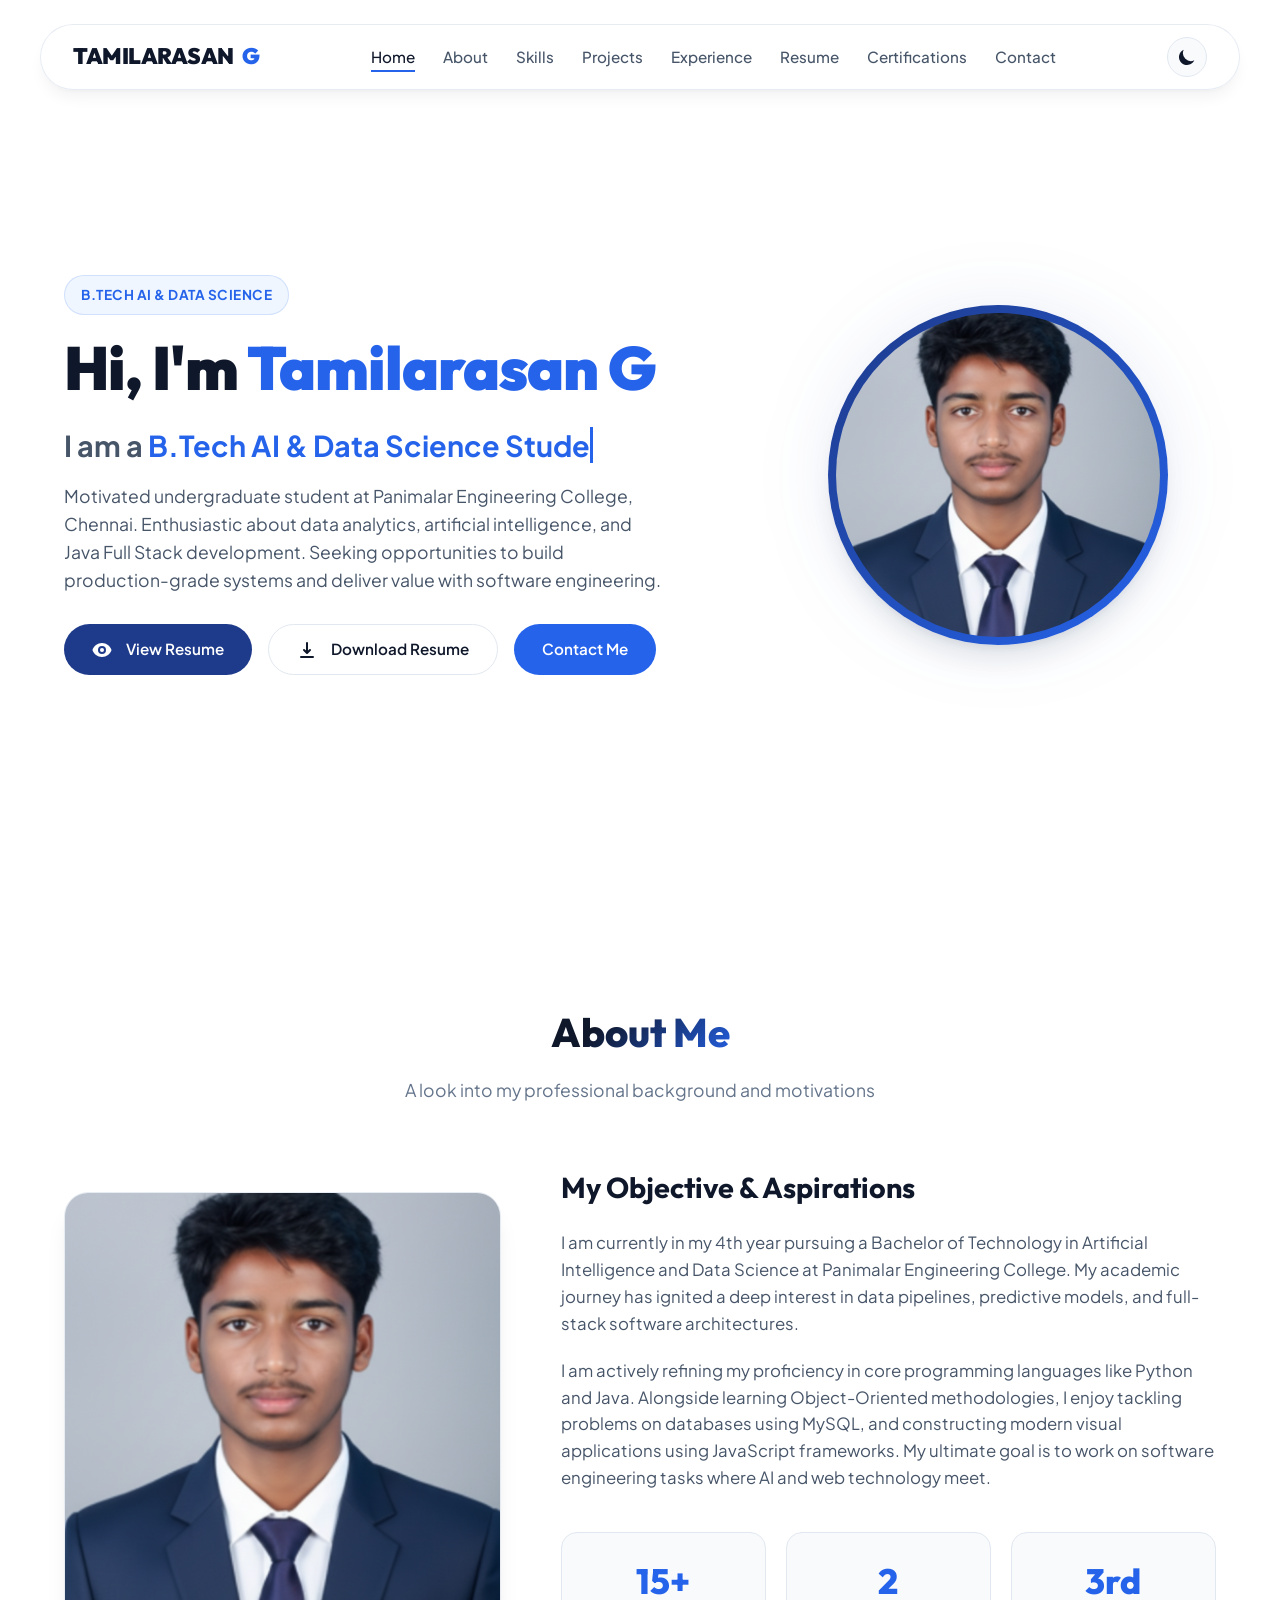
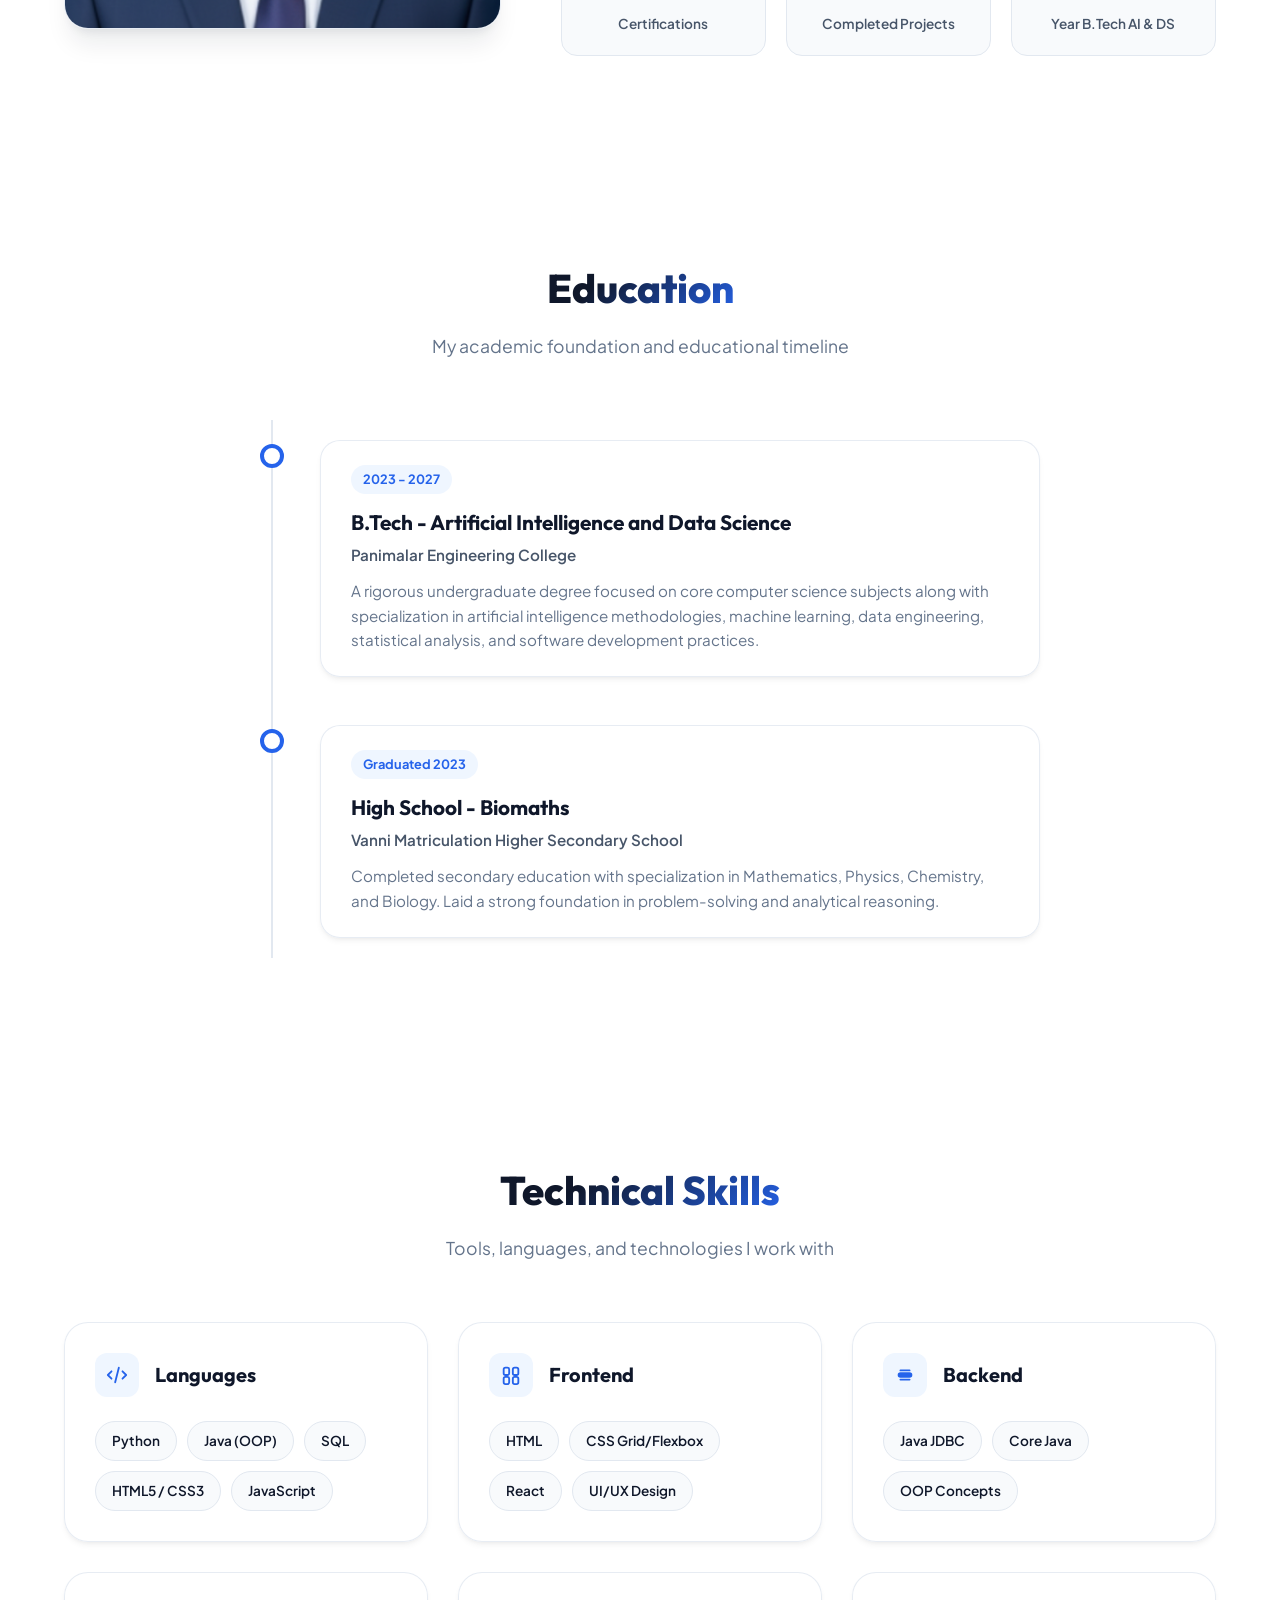
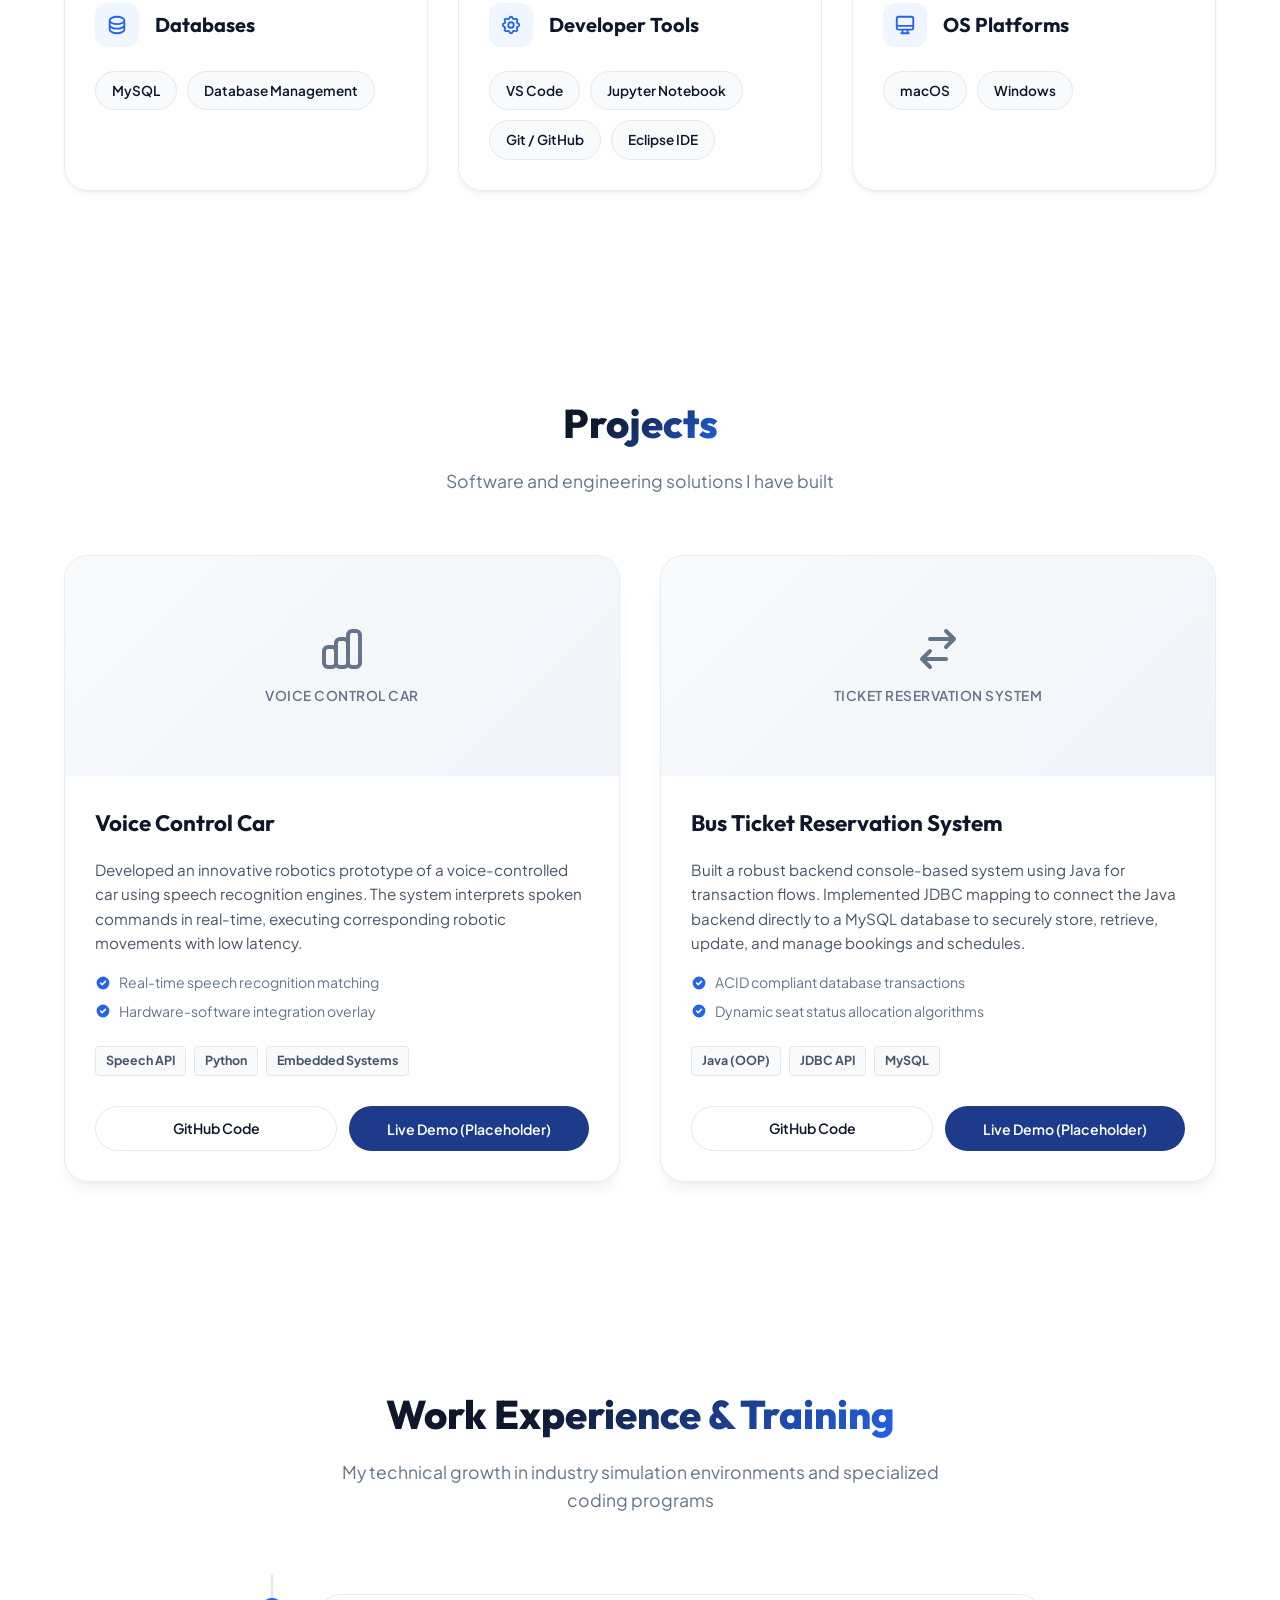
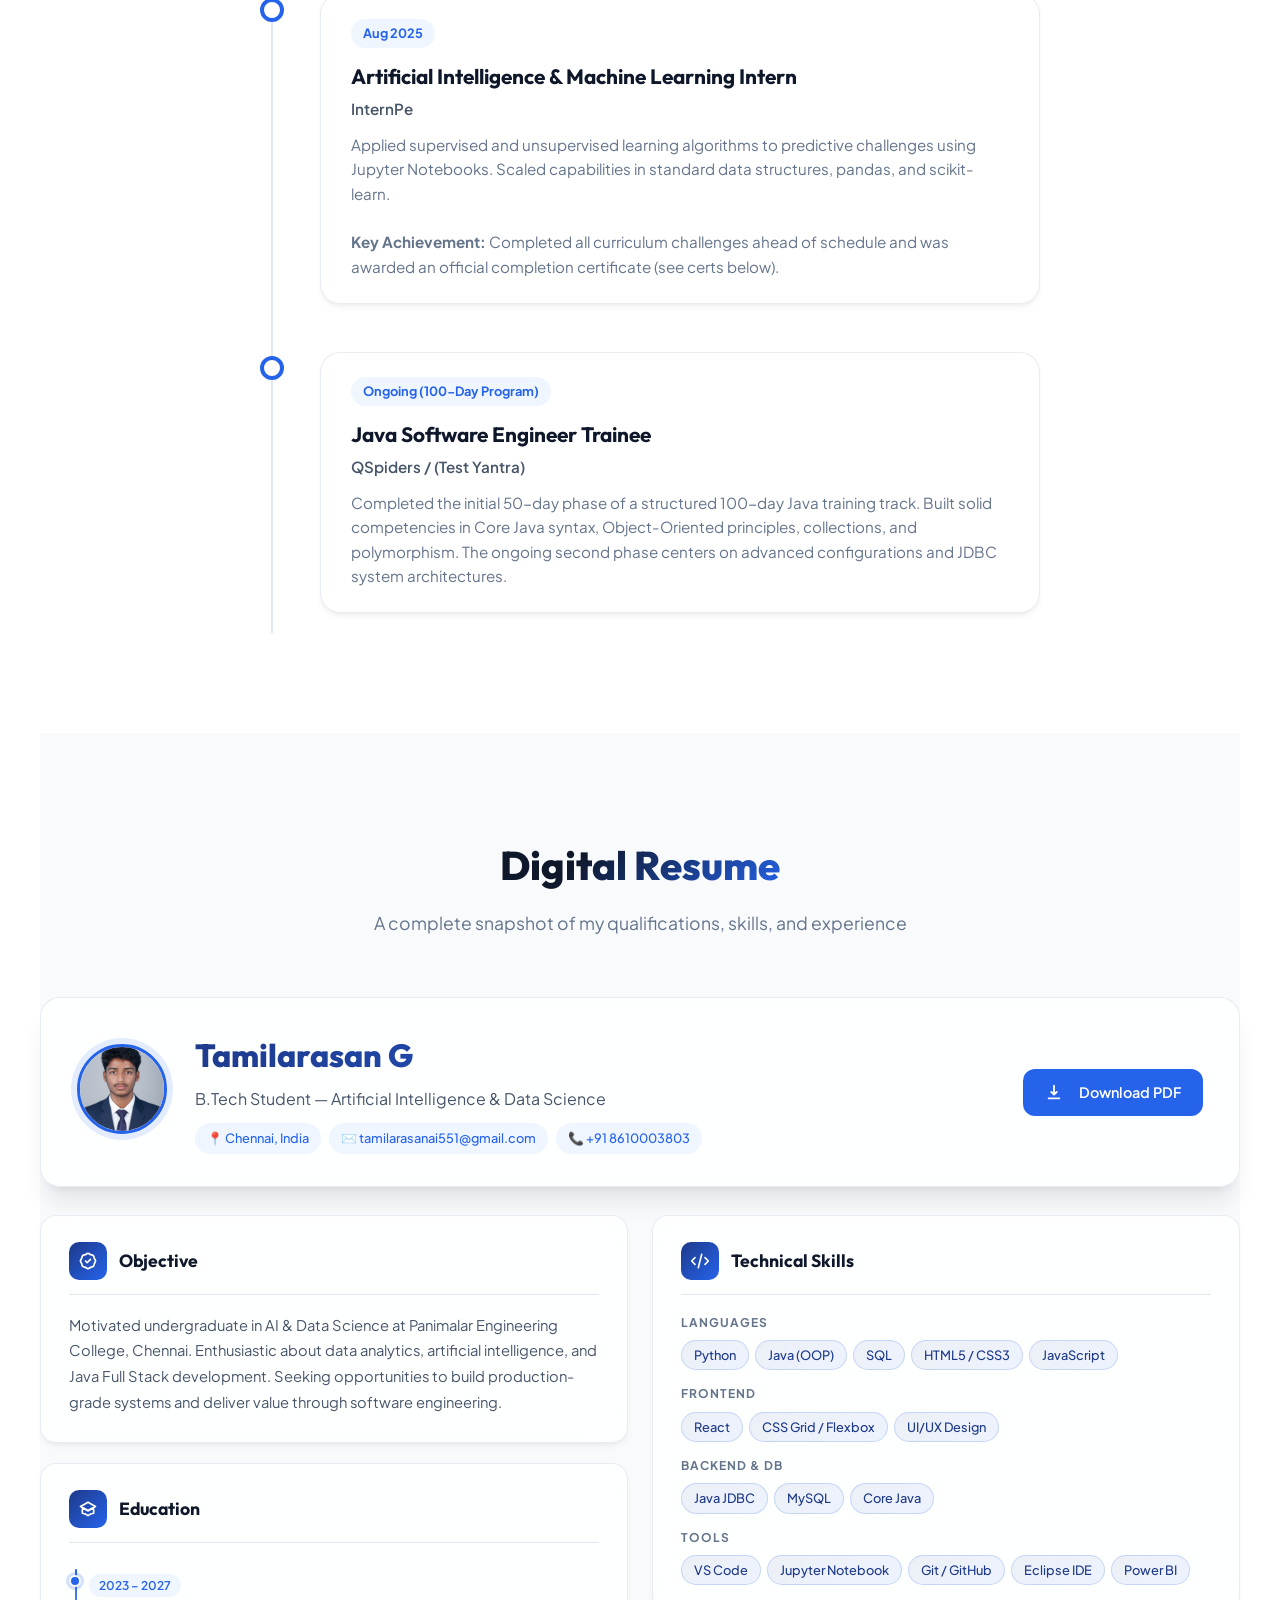
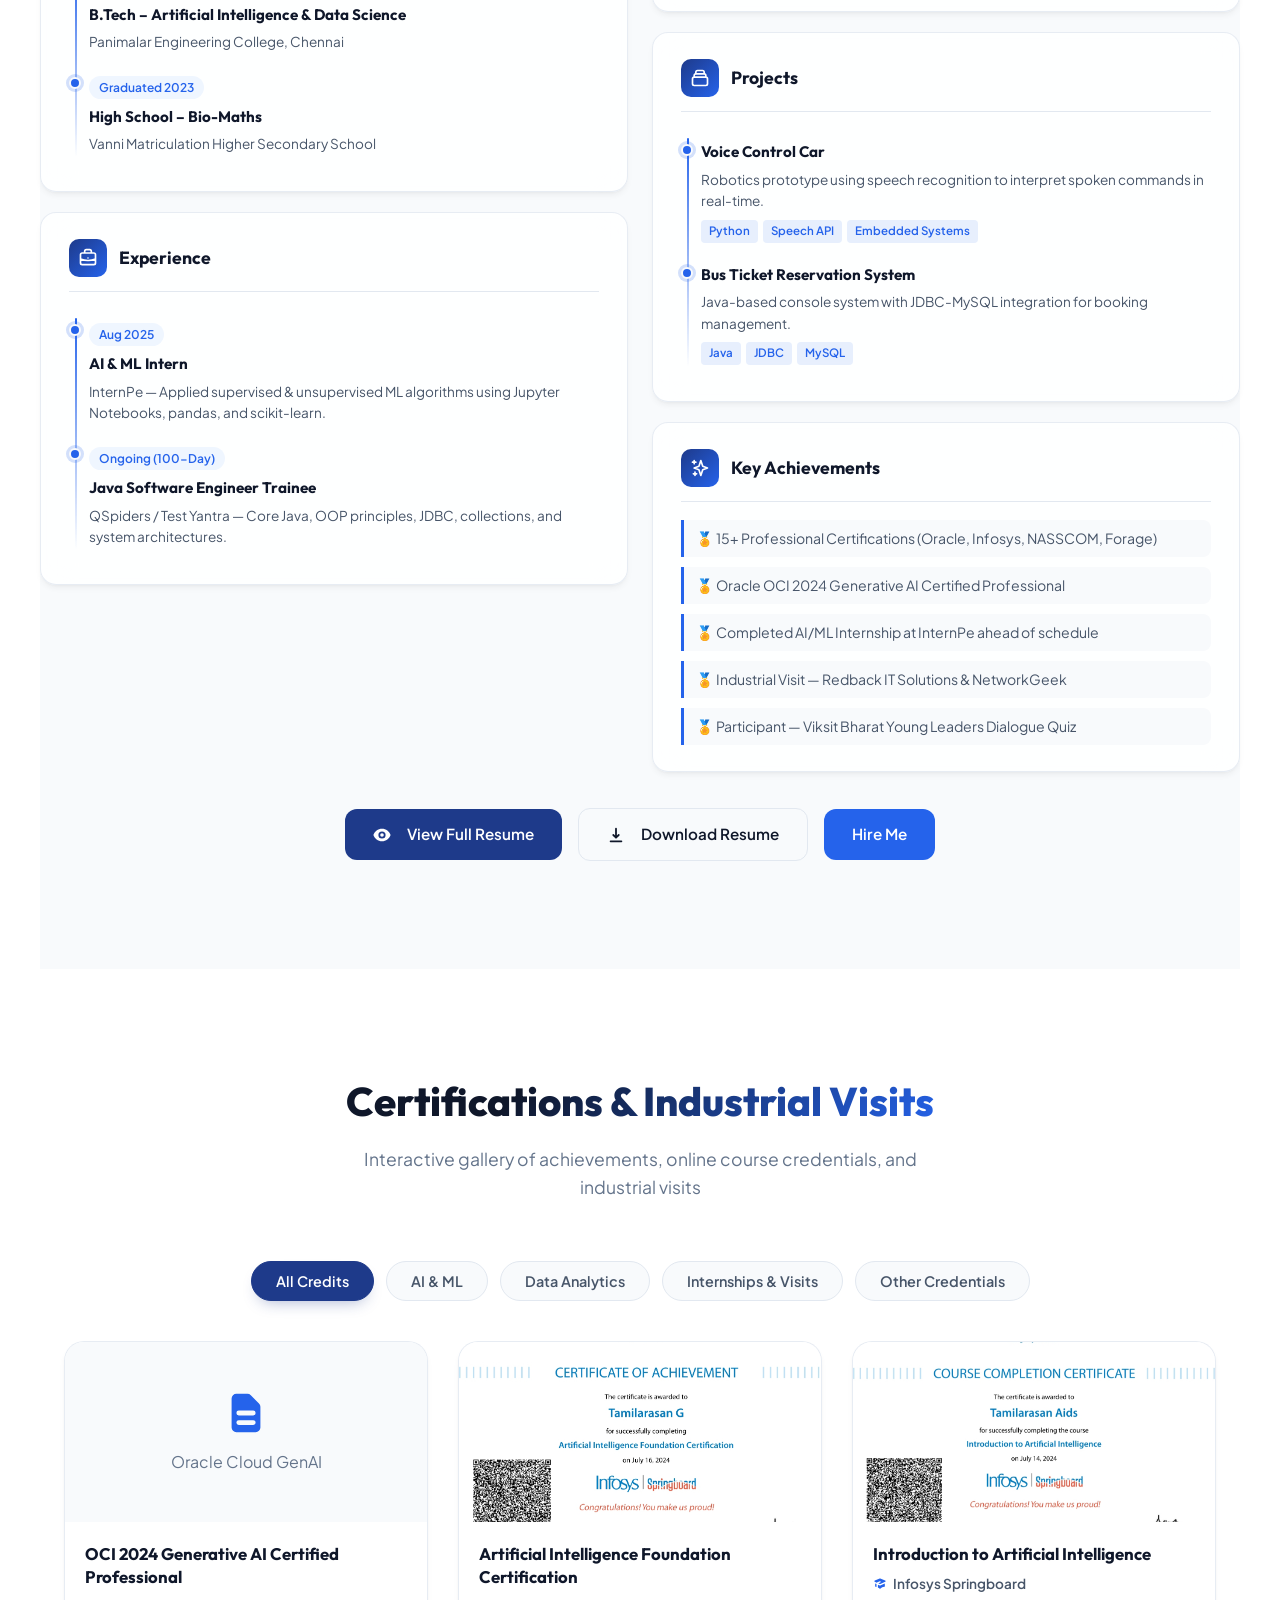
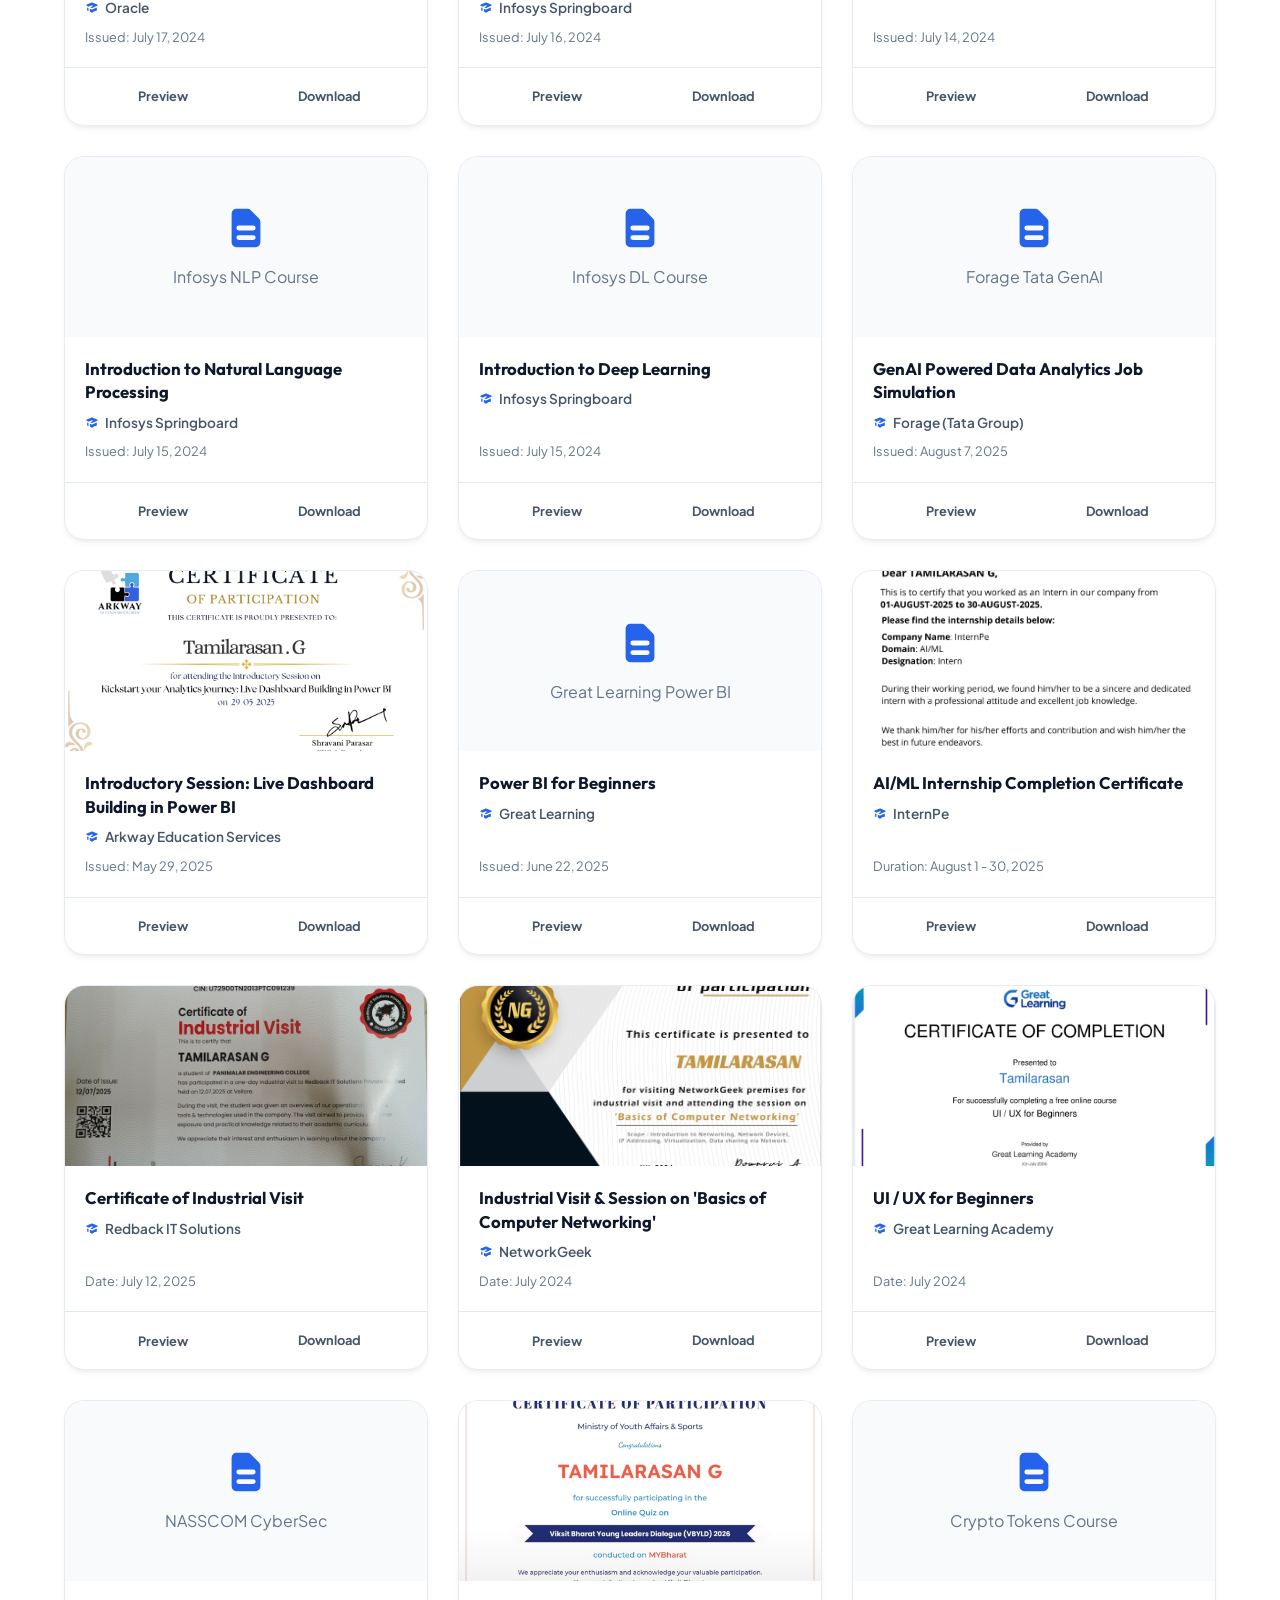
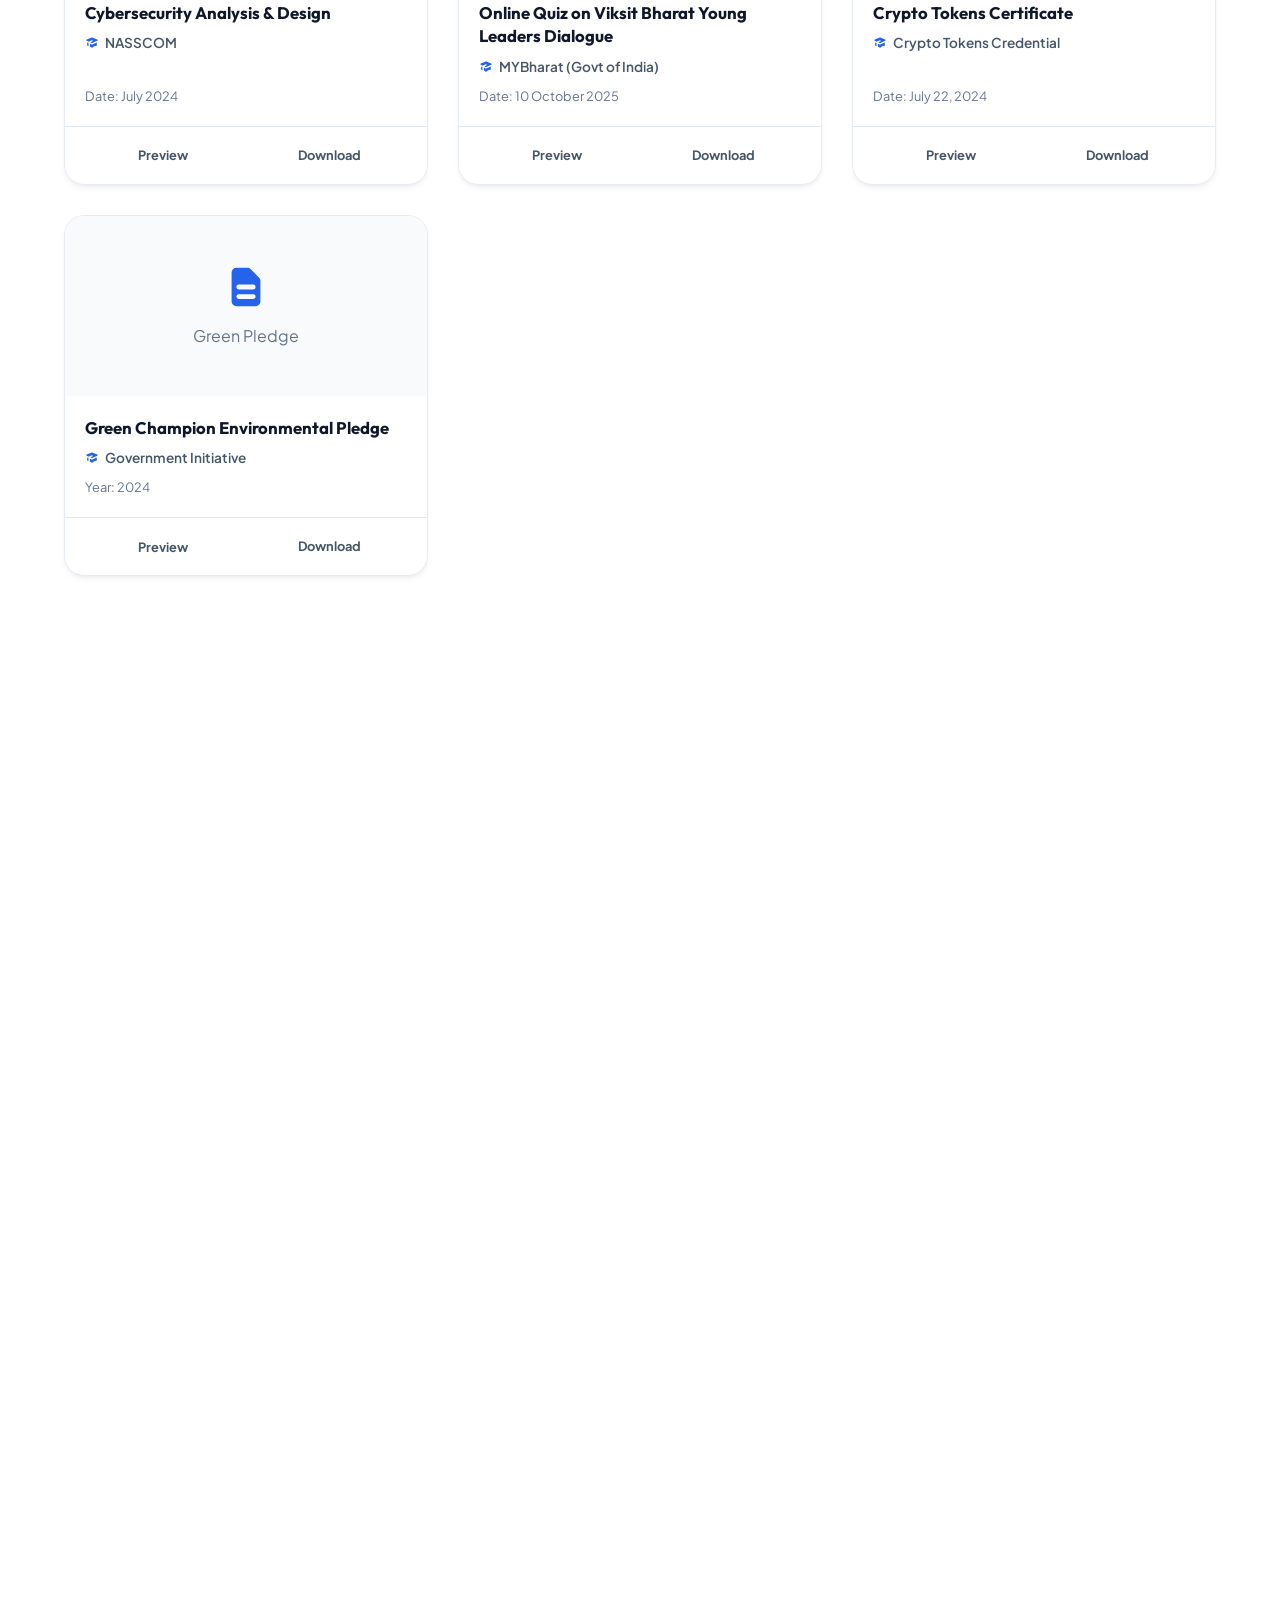
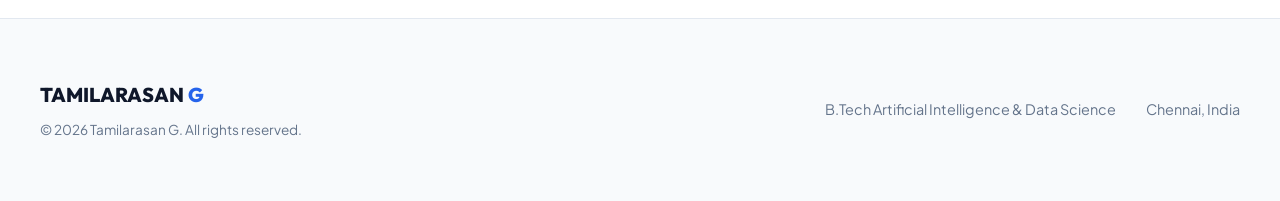
<file: index.html>
<!DOCTYPE html>
<html lang="en" data-theme="light">
<head>
    <meta charset="UTF-8">
    <meta name="viewport" content="width=device-width, initial-scale=1.0">
    <title>Tamilarasan G | Portfolio - B.Tech AI & Data Science</title>
    
    <!-- SEO Optimization Meta Tags -->
    <meta name="description" content="Official portfolio of Tamilarasan G, B.Tech student in Artificial Intelligence and Data Science at Panimalar Engineering College. Skilled in Java Full Stack, AI/ML, and Data Analytics.">
    <meta name="keywords" content="Tamilarasan G, Tamilarasan, Portfolio, AI & DS, Panimalar Engineering College, Java Full Stack, Machine Learning, Data Analytics, Python, MySQL">
    
    <!-- Open Graph Metadata for Social Sharing -->
    <meta property="og:title" content="Tamilarasan G | Portfolio">
    <meta property="og:description" content="Recruiter-friendly professional portfolio highlighting technical skills, projects, and certifications in AI, Data Science, and Java Full Stack.">
    <meta property="og:image" content="image.png">
    <meta property="og:type" content="website">
    
    <!-- Theme Color styling for browser tabs -->
    <meta name="theme-color" content="#1e3a8a">
    
    <!-- Stylesheet -->
    <link rel="stylesheet" href="index.css">
</head>
<body>

    <!-- Scroll Progress Bar -->
    <div class="scroll-progress-container">
        <div class="scroll-progress-bar" id="scroll-progress"></div>
    </div>

    <!-- Preloader -->
    <div class="preloader" id="preloader">
        <div class="spinner"></div>
        <h2>Loading Tamilarasan G's Portfolio...</h2>
    </div>

    <!-- Sticky Navigation Bar -->
    <header>
        <a href="#home" class="logo">TAMILARASAN <span>G</span></a>
        
        <nav>
            <ul class="nav-links" id="nav-links">
                <li><a href="#home" class="active">Home</a></li>
                <li><a href="#about">About</a></li>
                <li><a href="#skills">Skills</a></li>
                <li><a href="#projects">Projects</a></li>
                <li><a href="#experience">Experience</a></li>
                <li><a href="#resume">Resume</a></li>
                <li><a href="#certifications">Certifications</a></li>
                <li><a href="#contact">Contact</a></li>
            </ul>
        </nav>
        
        <div class="header-actions">
            <!-- Theme Toggle Button -->
            <button class="theme-toggle" id="theme-toggle" aria-label="Toggle dark mode">
                <!-- Moon SVG for light theme (displays when in light theme) -->
                <svg class="moon-icon" fill="currentColor" viewBox="0 0 20 20" xmlns="http://www.w3.org/2000/svg">
                    <path d="M17.293 13.293A8 8 0 016.707 2.707a8.001 8.001 0 1010.586 10.586z"></path>
                </svg>
                <!-- Sun SVG for dark theme (displays when in dark theme) -->
                <svg class="sun-icon" fill="currentColor" viewBox="0 0 20 20" xmlns="http://www.w3.org/2000/svg">
                    <path fill-rule="evenodd" d="M10 2a1 1 0 011 1v1a1 1 0 11-2 0V3a1 1 0 011-1zm4 8a4 4 0 11-8 0 4 4 0 018 0zm-.464 4.95l.707.707a1 1 0 001.414-1.414l-.707-.707a1 1 0 00-1.414 1.414zm2.12-10.607a1 1 0 010 1.414l-.706.707a1 1 0 11-1.414-1.414l.707-.707a1 1 0 011.414 0zM17 11a1 1 0 100-2h-1a1 1 0 100 2h1zm-7 4a1 1 0 011 1v1a1 1 0 11-2 0v-1a1 1 0 011-1zM5.05 6.464A1 1 0 106.465 5.05l-.708-.707a1 1 0 00-1.414 1.414l.707.707zm1.414 8.486l-.707.707a1 1 0 01-1.414-1.414l.707-.707a1 1 0 011.414 1.414zM4 11a1 1 0 100-2H3a1 1 0 100 2h1z" clip-rule="evenodd"></path>
                </svg>
            </button>
            
            <!-- Mobile Menu Burger Button -->
            <button class="menu-btn" id="menu-btn" aria-label="Toggle navigation menu">
                <svg fill="currentColor" viewBox="0 0 20 20" xmlns="http://www.w3.org/2000/svg">
                    <path fill-rule="evenodd" d="M3 5a1 1 0 011-1h12a1 1 0 110 2H4a1 1 0 01-1-1zM3 10a1 1 0 011-1h12a1 1 0 110 2H4a1 1 0 01-1-1zM3 15a1 1 0 011-1h12a1 1 0 110 2H4a1 1 0 01-1-1z" clip-rule="evenodd"></path>
                </svg>
            </button>
        </div>
    </header>

    <!-- Hero Section -->
    <section id="home" class="hero">
        <div class="hero-grid container">
            <div class="hero-content reveal">
                <div class="hero-badge">B.Tech AI & Data Science</div>
                <h1>Hi, I'm <span style="color: var(--accent);">Tamilarasan G</span></h1>
                <div class="typewriter-wrapper">
                    I am a <span class="typewriter-text" id="typewriter"></span>
                </div>
                <p class="hero-desc">
                    Motivated undergraduate student at Panimalar Engineering College, Chennai. Enthusiastic about data analytics, artificial intelligence, and Java Full Stack development. Seeking opportunities to build production-grade systems and deliver value with software engineering.
                </p>
                <div class="hero-actions">
                    <a href="Tamilarasan.pdf" target="_blank" class="btn btn-primary">
                        <svg width="20" height="20" fill="currentColor" viewBox="0 0 20 20" style="margin-right:4px;"><path d="M10 12a2 2 0 100-4 2 2 0 000 4z"/><path fill-rule="evenodd" d="M.458 10C1.732 5.943 5.522 3 10 3s8.268 2.943 9.542 7c-1.274 4.057-5.064 7-9.542 7S1.732 14.057.458 10zM14 10a4 4 0 11-8 0 4 4 0 018 0z" clip-rule="evenodd"/></svg>
                        View Resume
                    </a>
                    <a href="Tamilarasan.pdf" download="Tamilarasan_G_Resume.pdf" class="btn btn-secondary">
                        <svg width="20" height="20" fill="currentColor" viewBox="0 0 20 20" style="margin-right:4px;"><path fill-rule="evenodd" d="M3 17a1 1 0 011-1h12a1 1 0 110 2H4a1 1 0 01-1-1zm3.293-7.707a1 1 0 011.414 0L9 10.586V3a1 1 0 112 0v7.586l1.293-1.293a1 1 0 111.414 1.414l-3 3a1 1 0 01-1.414 0l-3-3a1 1 0 010-1.414z" clip-rule="evenodd"/></svg>
                        Download Resume
                    </a>
                    <a href="#contact" class="btn btn-accent">Contact Me</a>
                </div>
            </div>
            
            <div class="hero-image-container reveal">
                <div class="image-glow"></div>
                <div class="hero-image-wrapper">
                    <img src="image.png" alt="Tamilarasan G" class="profile-img">
                </div>
            </div>
        </div>
    </section>

    <!-- About Me Section -->
    <section id="about">
        <div class="section-header reveal">
            <h2>About Me</h2>
            <p>A look into my professional background and motivations</p>
        </div>
        
        <div class="about-grid container">
            <div class="about-img-wrapper reveal">
                <img src="image.png" alt="Tamilarasan G Profile" class="about-img">
            </div>
            
            <div class="about-content reveal">
                <h3>My Objective & Aspirations</h3>
                <p>
                    I am currently in my 4th year pursuing a Bachelor of Technology in Artificial Intelligence and Data Science at Panimalar Engineering College. My academic journey has ignited a deep interest in data pipelines, predictive models, and full-stack software architectures.
                </p>
                <p>
                    I am actively refining my proficiency in core programming languages like Python and Java. Alongside learning Object-Oriented methodologies, I enjoy tackling problems on databases using MySQL, and constructing modern visual applications using JavaScript frameworks. My ultimate goal is to work on software engineering tasks where AI and web technology meet.
                </p>
                
                <div class="about-stats">
                    <div class="stat-card">
                        <div class="stat-num">15+</div>
                        <div class="stat-label">Certifications</div>
                    </div>
                    <div class="stat-card">
                        <div class="stat-num">2</div>
                        <div class="stat-label">Completed Projects</div>
                    </div>
                    <div class="stat-card">
                        <div class="stat-num">3rd</div>
                        <div class="stat-label">Year B.Tech AI & DS</div>
                    </div>
                </div>
            </div>
        </div>
    </section>

    <!-- Education Timeline Section -->
    <section id="education">
        <div class="section-header reveal">
            <h2>Education</h2>
            <p>My academic foundation and educational timeline</p>
        </div>
        
        <div class="timeline container reveal">
            <div class="timeline-item">
                <div class="timeline-dot"></div>
                <div class="timeline-content">
                    <span class="timeline-date">2023 - 2027</span>
                    <h3 class="timeline-title">B.Tech - Artificial Intelligence and Data Science</h3>
                    <h4 class="timeline-subtitle">Panimalar Engineering College</h4>
                    <p class="timeline-desc">
                        A rigorous undergraduate degree focused on core computer science subjects along with specialization in artificial intelligence methodologies, machine learning, data engineering, statistical analysis, and software development practices.
                    </p>
                </div>
            </div>
            
            <div class="timeline-item">
                <div class="timeline-dot"></div>
                <div class="timeline-content">
                    <span class="timeline-date">Graduated 2023</span>
                    <h3 class="timeline-title">High School - Biomaths</h3>
                    <h4 class="timeline-subtitle">Vanni Matriculation Higher Secondary School</h4>
                    <p class="timeline-desc">
                        Completed secondary education with specialization in Mathematics, Physics, Chemistry, and Biology. Laid a strong foundation in problem-solving and analytical reasoning.
                    </p>
                </div>
            </div>
        </div>
    </section>

    <!-- Technical Skills Section -->
    <section id="skills">
        <div class="section-header reveal">
            <h2>Technical Skills</h2>
            <p>Tools, languages, and technologies I work with</p>
        </div>
        
        <div class="skills-grid container reveal">
            <!-- Programming Languages -->
            <div class="skill-category">
                <div class="skill-cat-header">
                    <div class="skill-cat-icon">
                        <svg fill="none" stroke="currentColor" viewBox="0 0 24 24" xmlns="http://www.w3.org/2000/svg"><path stroke-linecap="round" stroke-linejoin="round" stroke-width="2" d="M10 20l4-16m4 4l4 4-4 4M6 16l-4-4 4-4"></path></svg>
                    </div>
                    <h3>Languages</h3>
                </div>
                <div class="skill-list">
                    <div class="skill-tag">Python</div>
                    <div class="skill-tag">Java (OOP)</div>
                    <div class="skill-tag">SQL</div>
                    <div class="skill-tag">HTML5 / CSS3</div>
                    <div class="skill-tag">JavaScript</div>
                </div>
            </div>

            <!-- Frontend Development -->
            <div class="skill-category">
                <div class="skill-cat-header">
                    <div class="skill-cat-icon">
                        <svg fill="none" stroke="currentColor" viewBox="0 0 24 24" xmlns="http://www.w3.org/2000/svg"><path stroke-linecap="round" stroke-linejoin="round" stroke-width="2" d="M4 6a2 2 0 012-2h2a2 2 0 012 2v4a2 2 0 01-2 2H6a2 2 0 01-2-2V6zM14 6a2 2 0 012-2h2a2 2 0 012 2v4a2 2 0 01-2 2h-2a2 2 0 01-2-2V6zM4 16a2 2 0 012-2h2a2 2 0 012 2v4a2 2 0 01-2 2H6a2 2 0 01-2-2v-4zM14 16a2 2 0 012-2h2a2 2 0 012 2v4a2 2 0 01-2 2h-2a2 2 0 01-2-2v-4z"></path></svg>
                    </div>
                    <h3>Frontend</h3>
                </div>
                <div class="skill-list">
                    <div class="skill-tag">HTML</div>
                    <div class="skill-tag">CSS Grid/Flexbox</div>
                    <div class="skill-tag">React</div>
                    <div class="skill-tag">UI/UX Design</div>
                </div>
            </div>

            <!-- Backend Development -->
            <div class="skill-category">
                <div class="skill-cat-header">
                    <div class="skill-cat-icon">
                        <svg fill="none" stroke="currentColor" viewBox="0 0 24 24" xmlns="http://www.w3.org/2000/svg"><path stroke-linecap="round" stroke-linejoin="round" stroke-width="2" d="M5 12h14M5 12a2 2 0 012-2h10a2 2 0 012 2m-14 0a2 2 0 002 2h10a2 2 0 002-2M7 7h10M7 17h10"></path></svg>
                    </div>
                    <h3>Backend</h3>
                </div>
                <div class="skill-list">
                    <div class="skill-tag">Java JDBC</div>
                    <div class="skill-tag">Core Java</div>
                    <div class="skill-tag">OOP Concepts</div>
                </div>
            </div>

            <!-- Databases -->
            <div class="skill-category">
                <div class="skill-cat-header">
                    <div class="skill-cat-icon">
                        <svg fill="none" stroke="currentColor" viewBox="0 0 24 24" xmlns="http://www.w3.org/2000/svg"><path stroke-linecap="round" stroke-linejoin="round" stroke-width="2" d="M4 7v10c0 2.21 3.58 4 8 4s8-1.79 8-4V7M4 7c0 2.21 3.58 4 8 4s8-1.79 8-4M4 7c0-2.21 3.58-4 8-4s8 1.79 8 4m0 5c0 2.21-3.58 4-8 4s-8-1.79-8-4"></path></svg>
                    </div>
                    <h3>Databases</h3>
                </div>
                <div class="skill-list">
                    <div class="skill-tag">MySQL</div>
                    <div class="skill-tag">Database Management</div>
                </div>
            </div>

            <!-- Tools & Developer Platforms -->
            <div class="skill-category">
                <div class="skill-cat-header">
                    <div class="skill-cat-icon">
                        <svg fill="none" stroke="currentColor" viewBox="0 0 24 24" xmlns="http://www.w3.org/2000/svg"><path stroke-linecap="round" stroke-linejoin="round" stroke-width="2" d="M10.325 4.317c.426-1.756 2.924-1.756 3.35 0a1.724 1.724 0 002.573 1.066c1.543-.94 3.31.826 2.37 2.37a1.724 1.724 0 001.065 2.572c1.756.426 1.756 2.924 0 3.35a1.724 1.724 0 00-1.066 2.573c.94 1.543-.826 3.31-2.37 2.37a1.724 1.724 0 00-2.572 1.065c-.426 1.756-2.924 1.756-3.35 0a1.724 1.724 0 00-2.573-1.066c-1.543.94-3.31-.826-2.37-2.37a1.724 1.724 0 00-1.065-2.572c-1.756-.426-1.756-2.924 0-3.35a1.724 1.724 0 001.066-2.573c-.94-1.543.826-3.31 2.37-2.37.996.608 2.296.07 2.572-1.065z"></path><path stroke-linecap="round" stroke-linejoin="round" stroke-width="2" d="M15 12a3 3 0 11-6 0 3 3 0 016 0z"></path></svg>
                    </div>
                    <h3>Developer Tools</h3>
                </div>
                <div class="skill-list">
                    <div class="skill-tag">VS Code</div>
                    <div class="skill-tag">Jupyter Notebook</div>
                    <div class="skill-tag">Git / GitHub</div>
                    <div class="skill-tag">Eclipse IDE</div>
                </div>
            </div>

            <!-- Operating Systems -->
            <div class="skill-category">
                <div class="skill-cat-header">
                    <div class="skill-cat-icon">
                        <svg fill="none" stroke="currentColor" viewBox="0 0 24 24" xmlns="http://www.w3.org/2000/svg"><path stroke-linecap="round" stroke-linejoin="round" stroke-width="2" d="M9.75 17L9 20l-1 1h8l-1-1-.75-3M3 13h18M5 17h14a2 2 0 002-2V5a2 2 0 00-2-2H5a2 2 0 00-2 2v10a2 2 0 002 2z"></path></svg>
                    </div>
                    <h3>OS Platforms</h3>
                </div>
                <div class="skill-list">
                    <div class="skill-tag">macOS</div>
                    <div class="skill-tag">Windows</div>
                </div>
            </div>
        </div>
    </section>

    <!-- Projects Section -->
    <section id="projects">
        <div class="section-header reveal">
            <h2>Projects</h2>
            <p>Software and engineering solutions I have built</p>
        </div>
        
        <div class="projects-grid container reveal">
            <!-- Project 1: Voice Control Car -->
            <div class="project-card">
                <div class="project-img-wrapper">
                    <div class="project-img-placeholder">
                        <svg fill="none" stroke="currentColor" viewBox="0 0 24 24" xmlns="http://www.w3.org/2000/svg"><path stroke-linecap="round" stroke-linejoin="round" stroke-width="2" d="M9 19v-6a2 2 0 00-2-2H5a2 2 0 00-2 2v6a2 2 0 002 2h2a2 2 0 002-2zm0 0V9a2 2 0 012-2h2a2 2 0 012 2v10m-6 0a2 2 0 002 2h2a2 2 0 002-2m0 0V5a2 2 0 012-2h2a2 2 0 012 2v14a2 2 0 01-2 2h-2a2 2 0 01-2-2z"></path></svg>
                        <span>Voice Control Car</span>
                    </div>
                </div>
                <div class="project-body">
                    <h3 class="project-title">Voice Control Car</h3>
                    <p class="project-desc">
                        Developed an innovative robotics prototype of a voice-controlled car using speech recognition engines. The system interprets spoken commands in real-time, executing corresponding robotic movements with low latency.
                    </p>
                    <div class="project-features">
                        <div class="project-feature-item">
                            <svg fill="currentColor" viewBox="0 0 20 20" xmlns="http://www.w3.org/2000/svg"><path fill-rule="evenodd" d="M10 18a8 8 0 100-16 8 8 0 000 16zm3.707-9.293a1 1 0 00-1.414-1.414L9 10.586 7.707 9.293a1 1 0 00-1.414 1.414l2 2a1 1 0 001.414 0l4-4z" clip-rule="evenodd"></path></svg>
                            Real-time speech recognition matching
                        </div>
                        <div class="project-feature-item">
                            <svg fill="currentColor" viewBox="0 0 20 20" xmlns="http://www.w3.org/2000/svg"><path fill-rule="evenodd" d="M10 18a8 8 0 100-16 8 8 0 000 16zm3.707-9.293a1 1 0 00-1.414-1.414L9 10.586 7.707 9.293a1 1 0 00-1.414 1.414l2 2a1 1 0 001.414 0l4-4z" clip-rule="evenodd"></path></svg>
                            Hardware-software integration overlay
                        </div>
                    </div>
                    <div class="project-tech">
                        <span class="project-tech-badge">Speech API</span>
                        <span class="project-tech-badge">Python</span>
                        <span class="project-tech-badge">Embedded Systems</span>
                    </div>
                </div>
                <div class="project-actions">
                    <a href="https://github.com" target="_blank" class="btn btn-secondary">GitHub Code</a>
                    <button class="btn btn-primary" disabled>Live Demo (Placeholder)</button>
                </div>
            </div>

            <!-- Project 2: Bus Ticket Reservation System -->
            <div class="project-card">
                <div class="project-img-wrapper">
                    <div class="project-img-placeholder">
                        <svg fill="none" stroke="currentColor" viewBox="0 0 24 24" xmlns="http://www.w3.org/2000/svg"><path stroke-linecap="round" stroke-linejoin="round" stroke-width="2" d="M8 7h12m0 0l-4-4m4 4l-4 4m0 6H4m0 0l4 4m-4-4l4-4"></path></svg>
                        <span>Ticket Reservation System</span>
                    </div>
                </div>
                <div class="project-body">
                    <h3 class="project-title">Bus Ticket Reservation System</h3>
                    <p class="project-desc">
                        Built a robust backend console-based system using Java for transaction flows. Implemented JDBC mapping to connect the Java backend directly to a MySQL database to securely store, retrieve, update, and manage bookings and schedules.
                    </p>
                    <div class="project-features">
                        <div class="project-feature-item">
                            <svg fill="currentColor" viewBox="0 0 20 20" xmlns="http://www.w3.org/2000/svg"><path fill-rule="evenodd" d="M10 18a8 8 0 100-16 8 8 0 000 16zm3.707-9.293a1 1 0 00-1.414-1.414L9 10.586 7.707 9.293a1 1 0 00-1.414 1.414l2 2a1 1 0 001.414 0l4-4z" clip-rule="evenodd"></path></svg>
                            ACID compliant database transactions
                        </div>
                        <div class="project-feature-item">
                            <svg fill="currentColor" viewBox="0 0 20 20" xmlns="http://www.w3.org/2000/svg"><path fill-rule="evenodd" d="M10 18a8 8 0 100-16 8 8 0 000 16zm3.707-9.293a1 1 0 00-1.414-1.414L9 10.586 7.707 9.293a1 1 0 00-1.414 1.414l2 2a1 1 0 001.414 0l4-4z" clip-rule="evenodd"></path></svg>
                            Dynamic seat status allocation algorithms
                        </div>
                    </div>
                    <div class="project-tech">
                        <span class="project-tech-badge">Java (OOP)</span>
                        <span class="project-tech-badge">JDBC API</span>
                        <span class="project-tech-badge">MySQL</span>
                    </div>
                </div>
                <div class="project-actions">
                    <a href="https://github.com" target="_blank" class="btn btn-secondary">GitHub Code</a>
                    <button class="btn btn-primary" disabled>Live Demo (Placeholder)</button>
                </div>
            </div>
        </div>
    </section>

    <!-- Experience Section -->
    <section id="experience">
        <div class="section-header reveal">
            <h2>Work Experience & Training</h2>
            <p>My technical growth in industry simulation environments and specialized coding programs</p>
        </div>
        
        <div class="timeline container reveal">
            <!-- InternPe AI/ML Internship -->
            <div class="timeline-item">
                <div class="timeline-dot"></div>
                <div class="timeline-content">
                    <span class="timeline-date">Aug 2025</span>
                    <h3 class="timeline-title">Artificial Intelligence & Machine Learning Intern</h3>
                    <h4 class="timeline-subtitle">InternPe</h4>
                    <p class="timeline-desc">
                        Applied supervised and unsupervised learning algorithms to predictive challenges using Jupyter Notebooks. Scaled capabilities in standard data structures, pandas, and scikit-learn.
                        <br><br>
                        <strong>Key Achievement:</strong> Completed all curriculum challenges ahead of schedule and was awarded an official completion certificate (see certs below).
                    </p>
                </div>
            </div>
            
            <!-- QSpiders Training -->
            <div class="timeline-item">
                <div class="timeline-dot"></div>
                <div class="timeline-content">
                    <span class="timeline-date">Ongoing (100-Day Program)</span>
                    <h3 class="timeline-title">Java Software Engineer Trainee</h3>
                    <h4 class="timeline-subtitle">QSpiders / (Test Yantra)</h4>
                    <p class="timeline-desc">
                        Completed the initial 50-day phase of a structured 100-day Java training track. Built solid competencies in Core Java syntax, Object-Oriented principles, collections, and polymorphism. The ongoing second phase centers on advanced configurations and JDBC system architectures.
                    </p>
                </div>
            </div>
        </div>
    </section>

    <!-- Digital Resume Section -->
    <section id="resume" class="digital-resume-section">
        <div class="section-header reveal">
            <h2>Digital Resume</h2>
            <p>A complete snapshot of my qualifications, skills, and experience</p>
        </div>

        <div class="resume-wrapper container reveal">

            <!-- Resume Header Card -->
            <div class="resume-header-card">
                <div class="resume-avatar">
                    <img src="image.png" alt="Tamilarasan G" class="resume-avatar-img">
                </div>
                <div class="resume-header-info">
                    <h2 class="resume-name">Tamilarasan G</h2>
                    <p class="resume-title">B.Tech Student &mdash; Artificial Intelligence &amp; Data Science</p>
                    <div class="resume-meta-tags">
                        <span class="resume-meta-tag">📍 Chennai, India</span>
                        <span class="resume-meta-tag">✉️ tamilarasanai551@gmail.com</span>
                        <span class="resume-meta-tag">📞 +91 8610003803</span>
                    </div>
                </div>
                <a href="Tamilarasan.pdf" download="Tamilarasan_G_Resume.pdf" class="btn btn-accent resume-dl-btn">
                    <svg width="18" height="18" fill="currentColor" viewBox="0 0 20 20" style="margin-right:6px;"><path fill-rule="evenodd" d="M3 17a1 1 0 011-1h12a1 1 0 110 2H4a1 1 0 01-1-1zm3.293-7.707a1 1 0 011.414 0L9 10.586V3a1 1 0 112 0v7.586l1.293-1.293a1 1 0 111.414 1.414l-3 3a1 1 0 01-1.414 0l-3-3a1 1 0 010-1.414z" clip-rule="evenodd"/></svg>
                    Download PDF
                </a>
            </div>

            <!-- Resume Body Grid -->
            <div class="resume-body-grid">

                <!-- Left Column -->
                <div class="resume-col">

                    <!-- Objective -->
                    <div class="resume-card">
                        <div class="resume-card-header">
                            <div class="resume-card-icon">
                                <svg fill="none" stroke="currentColor" viewBox="0 0 24 24"><path stroke-linecap="round" stroke-linejoin="round" stroke-width="2" d="M9 12l2 2 4-4M7.835 4.697a3.42 3.42 0 001.946-.806 3.42 3.42 0 014.438 0 3.42 3.42 0 001.946.806 3.42 3.42 0 013.138 3.138 3.42 3.42 0 00.806 1.946 3.42 3.42 0 010 4.438 3.42 3.42 0 00-.806 1.946 3.42 3.42 0 01-3.138 3.138 3.42 3.42 0 00-1.946.806 3.42 3.42 0 01-4.438 0 3.42 3.42 0 00-1.946-.806 3.42 3.42 0 01-3.138-3.138 3.42 3.42 0 00-.806-1.946 3.42 3.42 0 010-4.438 3.42 3.42 0 00.806-1.946 3.42 3.42 0 013.138-3.138z"/></svg>
                            </div>
                            <h3>Objective</h3>
                        </div>
                        <p class="resume-card-text">Motivated undergraduate in AI &amp; Data Science at Panimalar Engineering College, Chennai. Enthusiastic about data analytics, artificial intelligence, and Java Full Stack development. Seeking opportunities to build production-grade systems and deliver value through software engineering.</p>
                    </div>

                    <!-- Education -->
                    <div class="resume-card">
                        <div class="resume-card-header">
                            <div class="resume-card-icon">
                                <svg fill="none" stroke="currentColor" viewBox="0 0 24 24"><path stroke-linecap="round" stroke-linejoin="round" stroke-width="2" d="M12 14l9-5-9-5-9 5 9 5z"/><path stroke-linecap="round" stroke-linejoin="round" stroke-width="2" d="M12 14l6.16-3.422a12.083 12.083 0 01.665 6.479A11.952 11.952 0 0012 20.055a11.952 11.952 0 00-6.824-2.998 12.078 12.078 0 01.665-6.479L12 14z"/></svg>
                            </div>
                            <h3>Education</h3>
                        </div>
                        <div class="resume-timeline">
                            <div class="resume-tl-item">
                                <div class="resume-tl-dot"></div>
                                <div class="resume-tl-body">
                                    <span class="resume-tl-date">2023 – 2027</span>
                                    <h4>B.Tech – Artificial Intelligence &amp; Data Science</h4>
                                    <p>Panimalar Engineering College, Chennai</p>
                                </div>
                            </div>
                            <div class="resume-tl-item">
                                <div class="resume-tl-dot"></div>
                                <div class="resume-tl-body">
                                    <span class="resume-tl-date">Graduated 2023</span>
                                    <h4>High School – Bio-Maths</h4>
                                    <p>Vanni Matriculation Higher Secondary School</p>
                                </div>
                            </div>
                        </div>
                    </div>

                    <!-- Experience -->
                    <div class="resume-card">
                        <div class="resume-card-header">
                            <div class="resume-card-icon">
                                <svg fill="none" stroke="currentColor" viewBox="0 0 24 24"><path stroke-linecap="round" stroke-linejoin="round" stroke-width="2" d="M21 13.255A23.931 23.931 0 0112 15c-3.183 0-6.22-.62-9-1.745M16 6V4a2 2 0 00-2-2h-4a2 2 0 00-2 2v2m4 6h.01M5 20h14a2 2 0 002-2V8a2 2 0 00-2-2H5a2 2 0 00-2 2v10a2 2 0 002 2z"/></svg>
                            </div>
                            <h3>Experience</h3>
                        </div>
                        <div class="resume-timeline">
                            <div class="resume-tl-item">
                                <div class="resume-tl-dot"></div>
                                <div class="resume-tl-body">
                                    <span class="resume-tl-date">Aug 2025</span>
                                    <h4>AI &amp; ML Intern</h4>
                                    <p>InternPe &mdash; Applied supervised &amp; unsupervised ML algorithms using Jupyter Notebooks, pandas, and scikit-learn.</p>
                                </div>
                            </div>
                            <div class="resume-tl-item">
                                <div class="resume-tl-dot"></div>
                                <div class="resume-tl-body">
                                    <span class="resume-tl-date">Ongoing (100-Day)</span>
                                    <h4>Java Software Engineer Trainee</h4>
                                    <p>QSpiders / Test Yantra &mdash; Core Java, OOP principles, JDBC, collections, and system architectures.</p>
                                </div>
                            </div>
                        </div>
                    </div>

                </div>

                <!-- Right Column -->
                <div class="resume-col">

                    <!-- Technical Skills -->
                    <div class="resume-card">
                        <div class="resume-card-header">
                            <div class="resume-card-icon">
                                <svg fill="none" stroke="currentColor" viewBox="0 0 24 24"><path stroke-linecap="round" stroke-linejoin="round" stroke-width="2" d="M10 20l4-16m4 4l4 4-4 4M6 16l-4-4 4-4"/></svg>
                            </div>
                            <h3>Technical Skills</h3>
                        </div>
                        <div class="resume-skills-group">
                            <div class="resume-skill-label">Languages</div>
                            <div class="resume-skill-tags">
                                <span class="resume-skill-pill">Python</span>
                                <span class="resume-skill-pill">Java (OOP)</span>
                                <span class="resume-skill-pill">SQL</span>
                                <span class="resume-skill-pill">HTML5 / CSS3</span>
                                <span class="resume-skill-pill">JavaScript</span>
                            </div>
                        </div>
                        <div class="resume-skills-group">
                            <div class="resume-skill-label">Frontend</div>
                            <div class="resume-skill-tags">
                                <span class="resume-skill-pill">React</span>
                                <span class="resume-skill-pill">CSS Grid / Flexbox</span>
                                <span class="resume-skill-pill">UI/UX Design</span>
                            </div>
                        </div>
                        <div class="resume-skills-group">
                            <div class="resume-skill-label">Backend &amp; DB</div>
                            <div class="resume-skill-tags">
                                <span class="resume-skill-pill">Java JDBC</span>
                                <span class="resume-skill-pill">MySQL</span>
                                <span class="resume-skill-pill">Core Java</span>
                            </div>
                        </div>
                        <div class="resume-skills-group">
                            <div class="resume-skill-label">Tools</div>
                            <div class="resume-skill-tags">
                                <span class="resume-skill-pill">VS Code</span>
                                <span class="resume-skill-pill">Jupyter Notebook</span>
                                <span class="resume-skill-pill">Git / GitHub</span>
                                <span class="resume-skill-pill">Eclipse IDE</span>
                                <span class="resume-skill-pill">Power BI</span>
                            </div>
                        </div>
                    </div>

                    <!-- Projects -->
                    <div class="resume-card">
                        <div class="resume-card-header">
                            <div class="resume-card-icon">
                                <svg fill="none" stroke="currentColor" viewBox="0 0 24 24"><path stroke-linecap="round" stroke-linejoin="round" stroke-width="2" d="M19 11H5m14 0a2 2 0 012 2v6a2 2 0 01-2 2H5a2 2 0 01-2-2v-6a2 2 0 012-2m14 0V9a2 2 0 00-2-2M5 11V9a2 2 0 012-2m0 0V5a2 2 0 012-2h6a2 2 0 012 2v2M7 7h10"/></svg>
                            </div>
                            <h3>Projects</h3>
                        </div>
                        <div class="resume-timeline">
                            <div class="resume-tl-item">
                                <div class="resume-tl-dot"></div>
                                <div class="resume-tl-body">
                                    <h4>Voice Control Car</h4>
                                    <p>Robotics prototype using speech recognition to interpret spoken commands in real-time.</p>
                                    <div class="resume-proj-tech">
                                        <span>Python</span><span>Speech API</span><span>Embedded Systems</span>
                                    </div>
                                </div>
                            </div>
                            <div class="resume-tl-item">
                                <div class="resume-tl-dot"></div>
                                <div class="resume-tl-body">
                                    <h4>Bus Ticket Reservation System</h4>
                                    <p>Java-based console system with JDBC-MySQL integration for booking management.</p>
                                    <div class="resume-proj-tech">
                                        <span>Java</span><span>JDBC</span><span>MySQL</span>
                                    </div>
                                </div>
                            </div>
                        </div>
                    </div>

                    <!-- Achievements -->
                    <div class="resume-card">
                        <div class="resume-card-header">
                            <div class="resume-card-icon">
                                <svg fill="none" stroke="currentColor" viewBox="0 0 24 24"><path stroke-linecap="round" stroke-linejoin="round" stroke-width="2" d="M5 3v4M3 5h4M6 17v4m-2-2h4m5-16l2.286 6.857L21 12l-5.714 2.143L13 21l-2.286-6.857L5 12l5.714-2.143L13 3z"/></svg>
                            </div>
                            <h3>Key Achievements</h3>
                        </div>
                        <ul class="resume-achievement-list">
                            <li>🏅 15+ Professional Certifications (Oracle, Infosys, NASSCOM, Forage)</li>
                            <li>🏅 Oracle OCI 2024 Generative AI Certified Professional</li>
                            <li>🏅 Completed AI/ML Internship at InternPe ahead of schedule</li>
                            <li>🏅 Industrial Visit — Redback IT Solutions &amp; NetworkGeek</li>
                            <li>🏅 Participant — Viksit Bharat Young Leaders Dialogue Quiz</li>
                        </ul>
                    </div>

                </div>
            </div>

            <!-- Bottom CTA -->
            <div class="resume-cta-row">
                <a href="Tamilarasan.pdf" target="_blank" class="btn btn-primary">
                    <svg width="18" height="18" fill="currentColor" viewBox="0 0 20 20" style="margin-right:6px;"><path d="M10 12a2 2 0 100-4 2 2 0 000 4z"/><path fill-rule="evenodd" d="M.458 10C1.732 5.943 5.522 3 10 3s8.268 2.943 9.542 7c-1.274 4.057-5.064 7-9.542 7S1.732 14.057.458 10zM14 10a4 4 0 11-8 0 4 4 0 018 0z" clip-rule="evenodd"/></svg>
                    View Full Resume
                </a>
                <a href="Tamilarasan.pdf" download="Tamilarasan_G_Resume.pdf" class="btn btn-secondary">
                    <svg width="18" height="18" fill="currentColor" viewBox="0 0 20 20" style="margin-right:6px;"><path fill-rule="evenodd" d="M3 17a1 1 0 011-1h12a1 1 0 110 2H4a1 1 0 01-1-1zm3.293-7.707a1 1 0 011.414 0L9 10.586V3a1 1 0 112 0v7.586l1.293-1.293a1 1 0 111.414 1.414l-3 3a1 1 0 01-1.414 0l-3-3a1 1 0 010-1.414z" clip-rule="evenodd"/></svg>
                    Download Resume
                </a>
                <a href="#contact" class="btn btn-accent">Hire Me</a>
            </div>

        </div>
    </section>

    <!-- Certifications Section -->
    <section id="certifications">
        <div class="section-header reveal">
            <h2>Certifications & Industrial Visits</h2>
            <p>Interactive gallery of achievements, online course credentials, and industrial visits</p>
        </div>
        
        <!-- Gallery Filter Navigation -->
        <div class="gallery-filter container reveal">
            <button class="filter-btn active" data-filter="all">All Credits</button>
            <button class="filter-btn" data-filter="ai-ml">AI & ML</button>
            <button class="filter-btn" data-filter="data-analytics">Data Analytics</button>
            <button class="filter-btn" data-filter="experience">Internships & Visits</button>
            <button class="filter-btn" data-filter="general">Other Credentials</button>
        </div>
        
        <!-- Certification Grid Gallery -->
        <div class="cert-grid container reveal">
            
            <!-- 1. Oracle Generative AI -->
            <div class="cert-card" data-category="ai-ml" data-type="pdf" data-path="Oracle .pdf">
                <div class="cert-thumbnail-wrapper">
                    <div class="cert-icon-fallback">
                        <svg fill="currentColor" viewBox="0 0 20 20" xmlns="http://www.w3.org/2000/svg"><path fill-rule="evenodd" d="M4 4a2 2 0 012-2h4.586A2 2 0 0112 2.586L15.414 6A2 2 0 0116 7.414V16a2 2 0 01-2 2H6a2 2 0 01-2-2V4zm2 6a1 1 0 011-1h6a1 1 0 110 2H7a1 1 0 01-1-1zm1 3a1 1 0 100 2h6a1 1 0 100-2H7z" clip-rule="evenodd"></path></svg>
                        <span>Oracle Cloud GenAI</span>
                    </div>
                    <div class="cert-hover-overlay">
                        <span class="cert-view-btn">👁️</span>
                    </div>
                </div>
                <div class="cert-body">
                    <h3 class="cert-title">OCI 2024 Generative AI Certified Professional</h3>
                    <div class="cert-issuer">
                        <svg fill="currentColor" viewBox="0 0 20 20"><path d="M10.394 2.08a1 1 0 00-.788 0l-7 3a1 1 0 000 1.84L5.25 8.051a.999.999 0 01.356-.257l4-1.714a1 1 0 11.788 1.838L7.667 9.088l1.94.831a1 1 0 00.787 0l7-3a1 1 0 000-1.838l-7-3zM3.31 9.397L5 10.12v4.102a8.969 8.969 0 00-1.05-.174 1 1 0 01-.89-.89 11.115 11.115 0 01.25-3.762zM9.3 16.573A9.026 9.026 0 007 14.935v-3.957l1.818.78a3 3 0 002.364 0l5.508-2.361a11.026 11.026 0 01.25 3.762 1 1 0 01-.89.89 8.968 8.968 0 00-5.35 2.524 1 1 0 01-1.4 0z"/></svg>
                        Oracle
                    </div>
                    <div class="cert-date">Issued: July 17, 2024</div>
                </div>
                <div class="cert-actions">
                    <button class="view-trigger">Preview</button>
                    <a href="Oracle .pdf" download="Oracle_Generative_AI_Certificate.pdf">Download</a>
                </div>
            </div>

            <!-- 2. Infosys AI Foundation -->
            <div class="cert-card" data-category="ai-ml" data-type="image" data-path="Infosys 3.jpg">
                <div class="cert-thumbnail-wrapper">
                    <img src="Infosys 3.jpg" alt="Infosys AI Foundation Certification" class="cert-thumbnail">
                    <div class="cert-hover-overlay">
                        <span class="cert-view-btn">👁️</span>
                    </div>
                </div>
                <div class="cert-body">
                    <h3 class="cert-title">Artificial Intelligence Foundation Certification</h3>
                    <div class="cert-issuer">
                        <svg fill="currentColor" viewBox="0 0 20 20"><path d="M10.394 2.08a1 1 0 00-.788 0l-7 3a1 1 0 000 1.84L5.25 8.051a.999.999 0 01.356-.257l4-1.714a1 1 0 11.788 1.838L7.667 9.088l1.94.831a1 1 0 00.787 0l7-3a1 1 0 000-1.838l-7-3zM3.31 9.397L5 10.12v4.102a8.969 8.969 0 00-1.05-.174 1 1 0 01-.89-.89 11.115 11.115 0 01.25-3.762zM9.3 16.573A9.026 9.026 0 007 14.935v-3.957l1.818.78a3 3 0 002.364 0l5.508-2.361a11.026 11.026 0 01.25 3.762 1 1 0 01-.89.89 8.968 8.968 0 00-5.35 2.524 1 1 0 01-1.4 0z"/></svg>
                        Infosys Springboard
                    </div>
                    <div class="cert-date">Issued: July 16, 2024</div>
                </div>
                <div class="cert-actions">
                    <button class="view-trigger">Preview</button>
                    <a href="Infosys 3.jpg" download="Infosys_AI_Foundation_Certificate.jpg">Download</a>
                </div>
            </div>

            <!-- 3. Infosys Intro to AI -->
            <div class="cert-card" data-category="ai-ml" data-type="image" data-path="Infosys 1.jpg">
                <div class="cert-thumbnail-wrapper">
                    <img src="Infosys 1.jpg" alt="Infosys Intro to AI" class="cert-thumbnail">
                    <div class="cert-hover-overlay">
                        <span class="cert-view-btn">👁️</span>
                    </div>
                </div>
                <div class="cert-body">
                    <h3 class="cert-title">Introduction to Artificial Intelligence</h3>
                    <div class="cert-issuer">
                        <svg fill="currentColor" viewBox="0 0 20 20"><path d="M10.394 2.08a1 1 0 00-.788 0l-7 3a1 1 0 000 1.84L5.25 8.051a.999.999 0 01.356-.257l4-1.714a1 1 0 11.788 1.838L7.667 9.088l1.94.831a1 1 0 00.787 0l7-3a1 1 0 000-1.838l-7-3zM3.31 9.397L5 10.12v4.102a8.969 8.969 0 00-1.05-.174 1 1 0 01-.89-.89 11.115 11.115 0 01.25-3.762zM9.3 16.573A9.026 9.026 0 007 14.935v-3.957l1.818.78a3 3 0 002.364 0l5.508-2.361a11.026 11.026 0 01.25 3.762 1 1 0 01-.89.89 8.968 8.968 0 00-5.35 2.524 1 1 0 01-1.4 0z"/></svg>
                        Infosys Springboard
                    </div>
                    <div class="cert-date">Issued: July 14, 2024</div>
                </div>
                <div class="cert-actions">
                    <button class="view-trigger">Preview</button>
                    <a href="Infosys 1.jpg" download="Infosys_Introduction_AI_Certificate.jpg">Download</a>
                </div>
            </div>

            <!-- 4. Infosys NLP -->
            <div class="cert-card" data-category="ai-ml" data-type="pdf" data-path="infosys 1.pdf">
                <div class="cert-thumbnail-wrapper">
                    <div class="cert-icon-fallback">
                        <svg fill="currentColor" viewBox="0 0 20 20" xmlns="http://www.w3.org/2000/svg"><path fill-rule="evenodd" d="M4 4a2 2 0 012-2h4.586A2 2 0 0112 2.586L15.414 6A2 2 0 0116 7.414V16a2 2 0 01-2 2H6a2 2 0 01-2-2V4zm2 6a1 1 0 011-1h6a1 1 0 110 2H7a1 1 0 01-1-1zm1 3a1 1 0 100 2h6a1 1 0 100-2H7z" clip-rule="evenodd"></path></svg>
                        <span>Infosys NLP Course</span>
                    </div>
                    <div class="cert-hover-overlay">
                        <span class="cert-view-btn">👁️</span>
                    </div>
                </div>
                <div class="cert-body">
                    <h3 class="cert-title">Introduction to Natural Language Processing</h3>
                    <div class="cert-issuer">
                        <svg fill="currentColor" viewBox="0 0 20 20"><path d="M10.394 2.08a1 1 0 00-.788 0l-7 3a1 1 0 000 1.84L5.25 8.051a.999.999 0 01.356-.257l4-1.714a1 1 0 11.788 1.838L7.667 9.088l1.94.831a1 1 0 00.787 0l7-3a1 1 0 000-1.838l-7-3zM3.31 9.397L5 10.12v4.102a8.969 8.969 0 00-1.05-.174 1 1 0 01-.89-.89 11.115 11.115 0 01.25-3.762zM9.3 16.573A9.026 9.026 0 007 14.935v-3.957l1.818.78a3 3 0 002.364 0l5.508-2.361a11.026 11.026 0 01.25 3.762 1 1 0 01-.89.89 8.968 8.968 0 00-5.35 2.524 1 1 0 01-1.4 0z"/></svg>
                        Infosys Springboard
                    </div>
                    <div class="cert-date">Issued: July 15, 2024</div>
                </div>
                <div class="cert-actions">
                    <button class="view-trigger">Preview</button>
                    <a href="infosys 1.pdf" download="Infosys_NLP_Certificate.pdf">Download</a>
                </div>
            </div>

            <!-- 5. Infosys Deep Learning -->
            <div class="cert-card" data-category="ai-ml" data-type="pdf" data-path="Infosys 2.pdf">
                <div class="cert-thumbnail-wrapper">
                    <div class="cert-icon-fallback">
                        <svg fill="currentColor" viewBox="0 0 20 20" xmlns="http://www.w3.org/2000/svg"><path fill-rule="evenodd" d="M4 4a2 2 0 012-2h4.586A2 2 0 0112 2.586L15.414 6A2 2 0 0116 7.414V16a2 2 0 01-2 2H6a2 2 0 01-2-2V4zm2 6a1 1 0 011-1h6a1 1 0 110 2H7a1 1 0 01-1-1zm1 3a1 1 0 100 2h6a1 1 0 100-2H7z" clip-rule="evenodd"></path></svg>
                        <span>Infosys DL Course</span>
                    </div>
                    <div class="cert-hover-overlay">
                        <span class="cert-view-btn">👁️</span>
                    </div>
                </div>
                <div class="cert-body">
                    <h3 class="cert-title">Introduction to Deep Learning</h3>
                    <div class="cert-issuer">
                        <svg fill="currentColor" viewBox="0 0 20 20"><path d="M10.394 2.08a1 1 0 00-.788 0l-7 3a1 1 0 000 1.84L5.25 8.051a.999.999 0 01.356-.257l4-1.714a1 1 0 11.788 1.838L7.667 9.088l1.94.831a1 1 0 00.787 0l7-3a1 1 0 000-1.838l-7-3zM3.31 9.397L5 10.12v4.102a8.969 8.969 0 00-1.05-.174 1 1 0 01-.89-.89 11.115 11.115 0 01.25-3.762zM9.3 16.573A9.026 9.026 0 007 14.935v-3.957l1.818.78a3 3 0 002.364 0l5.508-2.361a11.026 11.026 0 01.25 3.762 1 1 0 01-.89.89 8.968 8.968 0 00-5.35 2.524 1 1 0 01-1.4 0z"/></svg>
                        Infosys Springboard
                    </div>
                    <div class="cert-date">Issued: July 15, 2024</div>
                </div>
                <div class="cert-actions">
                    <button class="view-trigger">Preview</button>
                    <a href="Infosys 2.pdf" download="Infosys_Deep_Learning_Certificate.pdf">Download</a>
                </div>
            </div>

            <!-- 6. Forage Data Analytics (Tata) -->
            <div class="cert-card" data-category="data-analytics" data-type="pdf" data-path="data analysis job.pdf">
                <div class="cert-thumbnail-wrapper">
                    <div class="cert-icon-fallback">
                        <svg fill="currentColor" viewBox="0 0 20 20" xmlns="http://www.w3.org/2000/svg"><path fill-rule="evenodd" d="M4 4a2 2 0 012-2h4.586A2 2 0 0112 2.586L15.414 6A2 2 0 0116 7.414V16a2 2 0 01-2 2H6a2 2 0 01-2-2V4zm2 6a1 1 0 011-1h6a1 1 0 110 2H7a1 1 0 01-1-1zm1 3a1 1 0 100 2h6a1 1 0 100-2H7z" clip-rule="evenodd"></path></svg>
                        <span>Forage Tata GenAI</span>
                    </div>
                    <div class="cert-hover-overlay">
                        <span class="cert-view-btn">👁️</span>
                    </div>
                </div>
                <div class="cert-body">
                    <h3 class="cert-title">GenAI Powered Data Analytics Job Simulation</h3>
                    <div class="cert-issuer">
                        <svg fill="currentColor" viewBox="0 0 20 20"><path d="M10.394 2.08a1 1 0 00-.788 0l-7 3a1 1 0 000 1.84L5.25 8.051a.999.999 0 01.356-.257l4-1.714a1 1 0 11.788 1.838L7.667 9.088l1.94.831a1 1 0 00.787 0l7-3a1 1 0 000-1.838l-7-3zM3.31 9.397L5 10.12v4.102a8.969 8.969 0 00-1.05-.174 1 1 0 01-.89-.89 11.115 11.115 0 01.25-3.762zM9.3 16.573A9.026 9.026 0 007 14.935v-3.957l1.818.78a3 3 0 002.364 0l5.508-2.361a11.026 11.026 0 01.25 3.762 1 1 0 01-.89.89 8.968 8.968 0 00-5.35 2.524 1 1 0 01-1.4 0z"/></svg>
                        Forage (Tata Group)
                    </div>
                    <div class="cert-date">Issued: August 7, 2025</div>
                </div>
                <div class="cert-actions">
                    <button class="view-trigger">Preview</button>
                    <a href="data analysis job.pdf" download="Forage_Tata_Data_Analytics_Certificate.pdf">Download</a>
                </div>
            </div>

            <!-- 7. Arkway Power BI Dashboard -->
            <div class="cert-card" data-category="data-analytics" data-type="image" data-path="weriben .png">
                <div class="cert-thumbnail-wrapper">
                    <img src="weriben .png" alt="Arkway Power BI Session" class="cert-thumbnail">
                    <div class="cert-hover-overlay">
                        <span class="cert-view-btn">👁️</span>
                    </div>
                </div>
                <div class="cert-body">
                    <h3 class="cert-title">Introductory Session: Live Dashboard Building in Power BI</h3>
                    <div class="cert-issuer">
                        <svg fill="currentColor" viewBox="0 0 20 20"><path d="M10.394 2.08a1 1 0 00-.788 0l-7 3a1 1 0 000 1.84L5.25 8.051a.999.999 0 01.356-.257l4-1.714a1 1 0 11.788 1.838L7.667 9.088l1.94.831a1 1 0 00.787 0l7-3a1 1 0 000-1.838l-7-3zM3.31 9.397L5 10.12v4.102a8.969 8.969 0 00-1.05-.174 1 1 0 01-.89-.89 11.115 11.115 0 01.25-3.762zM9.3 16.573A9.026 9.026 0 007 14.935v-3.957l1.818.78a3 3 0 002.364 0l5.508-2.361a11.026 11.026 0 01.25 3.762 1 1 0 01-.89.89 8.968 8.968 0 00-5.35 2.524 1 1 0 01-1.4 0z"/></svg>
                        Arkway Education Services
                    </div>
                    <div class="cert-date">Issued: May 29, 2025</div>
                </div>
                <div class="cert-actions">
                    <button class="view-trigger">Preview</button>
                    <a href="weriben .png" download="Arkway_PowerBI_Dashboard_Certificate.png">Download</a>
                </div>
            </div>

            <!-- 8. Great Learning Power BI -->
            <div class="cert-card" data-category="data-analytics" data-type="pdf" data-path="power BI for beginners .pdf">
                <div class="cert-thumbnail-wrapper">
                    <div class="cert-icon-fallback">
                        <svg fill="currentColor" viewBox="0 0 20 20" xmlns="http://www.w3.org/2000/svg"><path fill-rule="evenodd" d="M4 4a2 2 0 012-2h4.586A2 2 0 0112 2.586L15.414 6A2 2 0 0116 7.414V16a2 2 0 01-2 2H6a2 2 0 01-2-2V4zm2 6a1 1 0 011-1h6a1 1 0 110 2H7a1 1 0 01-1-1zm1 3a1 1 0 100 2h6a1 1 0 100-2H7z" clip-rule="evenodd"></path></svg>
                        <span>Great Learning Power BI</span>
                    </div>
                    <div class="cert-hover-overlay">
                        <span class="cert-view-btn">👁️</span>
                    </div>
                </div>
                <div class="cert-body">
                    <h3 class="cert-title">Power BI for Beginners</h3>
                    <div class="cert-issuer">
                        <svg fill="currentColor" viewBox="0 0 20 20"><path d="M10.394 2.08a1 1 0 00-.788 0l-7 3a1 1 0 000 1.84L5.25 8.051a.999.999 0 01.356-.257l4-1.714a1 1 0 11.788 1.838L7.667 9.088l1.94.831a1 1 0 00.787 0l7-3a1 1 0 000-1.838l-7-3zM3.31 9.397L5 10.12v4.102a8.969 8.969 0 00-1.05-.174 1 1 0 01-.89-.89 11.115 11.115 0 01.25-3.762zM9.3 16.573A9.026 9.026 0 007 14.935v-3.957l1.818.78a3 3 0 002.364 0l5.508-2.361a11.026 11.026 0 01.25 3.762 1 1 0 01-.89.89 8.968 8.968 0 00-5.35 2.524 1 1 0 01-1.4 0z"/></svg>
                        Great Learning
                    </div>
                    <div class="cert-date">Issued: June 22, 2025</div>
                </div>
                <div class="cert-actions">
                    <button class="view-trigger">Preview</button>
                    <a href="power BI for beginners .pdf" download="Great_Learning_PowerBI_Certificate.pdf">Download</a>
                </div>
            </div>

            <!-- 9. InternPe AI/ML Certificate -->
            <div class="cert-card" data-category="experience" data-type="image" data-path="TAMILARASAN G (1) (1).png">
                <div class="cert-thumbnail-wrapper">
                    <img src="TAMILARASAN G (1) (1).png" alt="InternPe AI/ML Internship Completion" class="cert-thumbnail">
                    <div class="cert-hover-overlay">
                        <span class="cert-view-btn">👁️</span>
                    </div>
                </div>
                <div class="cert-body">
                    <h3 class="cert-title">AI/ML Internship Completion Certificate</h3>
                    <div class="cert-issuer">
                        <svg fill="currentColor" viewBox="0 0 20 20"><path d="M10.394 2.08a1 1 0 00-.788 0l-7 3a1 1 0 000 1.84L5.25 8.051a.999.999 0 01.356-.257l4-1.714a1 1 0 11.788 1.838L7.667 9.088l1.94.831a1 1 0 00.787 0l7-3a1 1 0 000-1.838l-7-3zM3.31 9.397L5 10.12v4.102a8.969 8.969 0 00-1.05-.174 1 1 0 01-.89-.89 11.115 11.115 0 01.25-3.762zM9.3 16.573A9.026 9.026 0 007 14.935v-3.957l1.818.78a3 3 0 002.364 0l5.508-2.361a11.026 11.026 0 01.25 3.762 1 1 0 01-.89.89 8.968 8.968 0 00-5.35 2.524 1 1 0 01-1.4 0z"/></svg>
                        InternPe
                    </div>
                    <div class="cert-date">Duration: August 1 - 30, 2025</div>
                </div>
                <div class="cert-actions">
                    <button class="view-trigger">Preview</button>
                    <a href="TAMILARASAN G (1) (1).png" download="InternPe_AIML_Internship_Certificate.png">Download</a>
                </div>
            </div>

            <!-- 10. Redback Industrial Visit -->
            <div class="cert-card" data-category="experience" data-type="image" data-path="IV.jpg">
                <div class="cert-thumbnail-wrapper">
                    <img src="IV.jpg" alt="Redback Industrial Visit Certificate" class="cert-thumbnail">
                    <div class="cert-hover-overlay">
                        <span class="cert-view-btn">👁️</span>
                    </div>
                </div>
                <div class="cert-body">
                    <h3 class="cert-title">Certificate of Industrial Visit</h3>
                    <div class="cert-issuer">
                        <svg fill="currentColor" viewBox="0 0 20 20"><path d="M10.394 2.08a1 1 0 00-.788 0l-7 3a1 1 0 000 1.84L5.25 8.051a.999.999 0 01.356-.257l4-1.714a1 1 0 11.788 1.838L7.667 9.088l1.94.831a1 1 0 00.787 0l7-3a1 1 0 000-1.838l-7-3zM3.31 9.397L5 10.12v4.102a8.969 8.969 0 00-1.05-.174 1 1 0 01-.89-.89 11.115 11.115 0 01.25-3.762zM9.3 16.573A9.026 9.026 0 007 14.935v-3.957l1.818.78a3 3 0 002.364 0l5.508-2.361a11.026 11.026 0 01.25 3.762 1 1 0 01-.89.89 8.968 8.968 0 00-5.35 2.524 1 1 0 01-1.4 0z"/></svg>
                        Redback IT Solutions
                    </div>
                    <div class="cert-date">Date: July 12, 2025</div>
                </div>
                <div class="cert-actions">
                    <button class="view-trigger">Preview</button>
                    <a href="IV.jpg" download="Redback_Industrial_Visit_Certificate.jpg">Download</a>
                </div>
            </div>

            <!-- 11. NetworkGeek Industrial Visit -->
            <div class="cert-card" data-category="experience" data-type="image" data-path="IV.png">
                <div class="cert-thumbnail-wrapper">
                    <img src="IV.png" alt="NetworkGeek Networking Session Certificate" class="cert-thumbnail">
                    <div class="cert-hover-overlay">
                        <span class="cert-view-btn">👁️</span>
                    </div>
                </div>
                <div class="cert-body">
                    <h3 class="cert-title">Industrial Visit & Session on 'Basics of Computer Networking'</h3>
                    <div class="cert-issuer">
                        <svg fill="currentColor" viewBox="0 0 20 20"><path d="M10.394 2.08a1 1 0 00-.788 0l-7 3a1 1 0 000 1.84L5.25 8.051a.999.999 0 01.356-.257l4-1.714a1 1 0 11.788 1.838L7.667 9.088l1.94.831a1 1 0 00.787 0l7-3a1 1 0 000-1.838l-7-3zM3.31 9.397L5 10.12v4.102a8.969 8.969 0 00-1.05-.174 1 1 0 01-.89-.89 11.115 11.115 0 01.25-3.762zM9.3 16.573A9.026 9.026 0 007 14.935v-3.957l1.818.78a3 3 0 002.364 0l5.508-2.361a11.026 11.026 0 01.25 3.762 1 1 0 01-.89.89 8.968 8.968 0 00-5.35 2.524 1 1 0 01-1.4 0z"/></svg>
                        NetworkGeek
                    </div>
                    <div class="cert-date">Date: July 2024</div>
                </div>
                <div class="cert-actions">
                    <button class="view-trigger">Preview</button>
                    <a href="IV.png" download="NetworkGeek_Industrial_Visit_Certificate.png">Download</a>
                </div>
            </div>

            <!-- 12. Great Learning UI/UX -->
            <div class="cert-card" data-category="general" data-type="image" data-path="Great learning .jpg">
                <div class="cert-thumbnail-wrapper">
                    <img src="Great learning .jpg" alt="Great Learning UI UX Certificate" class="cert-thumbnail">
                    <div class="cert-hover-overlay">
                        <span class="cert-view-btn">👁️</span>
                    </div>
                </div>
                <div class="cert-body">
                    <h3 class="cert-title">UI / UX for Beginners</h3>
                    <div class="cert-issuer">
                        <svg fill="currentColor" viewBox="0 0 20 20"><path d="M10.394 2.08a1 1 0 00-.788 0l-7 3a1 1 0 000 1.84L5.25 8.051a.999.999 0 01.356-.257l4-1.714a1 1 0 11.788 1.838L7.667 9.088l1.94.831a1 1 0 00.787 0l7-3a1 1 0 000-1.838l-7-3zM3.31 9.397L5 10.12v4.102a8.969 8.969 0 00-1.05-.174 1 1 0 01-.89-.89 11.115 11.115 0 01.25-3.762zM9.3 16.573A9.026 9.026 0 007 14.935v-3.957l1.818.78a3 3 0 002.364 0l5.508-2.361a11.026 11.026 0 01.25 3.762 1 1 0 01-.89.89 8.968 8.968 0 00-5.35 2.524 1 1 0 01-1.4 0z"/></svg>
                        Great Learning Academy
                    </div>
                    <div class="cert-date">Date: July 2024</div>
                </div>
                <div class="cert-actions">
                    <button class="view-trigger">Preview</button>
                    <a href="Great learning .jpg" download="Great_Learning_UIUX_Certificate.jpg">Download</a>
                </div>
            </div>

            <!-- 13. NASSCOM Cybersecurity -->
            <div class="cert-card" data-category="general" data-type="pdf" data-path="NASCOM .pdf">
                <div class="cert-thumbnail-wrapper">
                    <div class="cert-icon-fallback">
                        <svg fill="currentColor" viewBox="0 0 20 20" xmlns="http://www.w3.org/2000/svg"><path fill-rule="evenodd" d="M4 4a2 2 0 012-2h4.586A2 2 0 0112 2.586L15.414 6A2 2 0 0116 7.414V16a2 2 0 01-2 2H6a2 2 0 01-2-2V4zm2 6a1 1 0 011-1h6a1 1 0 110 2H7a1 1 0 01-1-1zm1 3a1 1 0 100 2h6a1 1 0 100-2H7z" clip-rule="evenodd"></path></svg>
                        <span>NASSCOM CyberSec</span>
                    </div>
                    <div class="cert-hover-overlay">
                        <span class="cert-view-btn">👁️</span>
                    </div>
                </div>
                <div class="cert-body">
                    <h3 class="cert-title">Cybersecurity Analysis & Design</h3>
                    <div class="cert-issuer">
                        <svg fill="currentColor" viewBox="0 0 20 20"><path d="M10.394 2.08a1 1 0 00-.788 0l-7 3a1 1 0 000 1.84L5.25 8.051a.999.999 0 01.356-.257l4-1.714a1 1 0 11.788 1.838L7.667 9.088l1.94.831a1 1 0 00.787 0l7-3a1 1 0 000-1.838l-7-3zM3.31 9.397L5 10.12v4.102a8.969 8.969 0 00-1.05-.174 1 1 0 01-.89-.89 11.115 11.115 0 01.25-3.762zM9.3 16.573A9.026 9.026 0 007 14.935v-3.957l1.818.78a3 3 0 002.364 0l5.508-2.361a11.026 11.026 0 01.25 3.762 1 1 0 01-.89.89 8.968 8.968 0 00-5.35 2.524 1 1 0 01-1.4 0z"/></svg>
                        NASSCOM
                    </div>
                    <div class="cert-date">Date: July 2024</div>
                </div>
                <div class="cert-actions">
                    <button class="view-trigger">Preview</button>
                    <a href="NASCOM .pdf" download="NASSCOM_Cybersecurity_Certificate.pdf">Download</a>
                </div>
            </div>

            <!-- 14. Viksit Bharat Quiz -->
            <div class="cert-card" data-category="general" data-type="image" data-path="certificate 🇮🇳.jpg">
                <div class="cert-thumbnail-wrapper">
                    <img src="certificate 🇮🇳.jpg" alt="Viksit Bharat Quiz Participation Certificate" class="cert-thumbnail">
                    <div class="cert-hover-overlay">
                        <span class="cert-view-btn">👁️</span>
                    </div>
                </div>
                <div class="cert-body">
                    <h3 class="cert-title">Online Quiz on Viksit Bharat Young Leaders Dialogue</h3>
                    <div class="cert-issuer">
                        <svg fill="currentColor" viewBox="0 0 20 20"><path d="M10.394 2.08a1 1 0 00-.788 0l-7 3a1 1 0 000 1.84L5.25 8.051a.999.999 0 01.356-.257l4-1.714a1 1 0 11.788 1.838L7.667 9.088l1.94.831a1 1 0 00.787 0l7-3a1 1 0 000-1.838l-7-3zM3.31 9.397L5 10.12v4.102a8.969 8.969 0 00-1.05-.174 1 1 0 01-.89-.89 11.115 11.115 0 01.25-3.762zM9.3 16.573A9.026 9.026 0 007 14.935v-3.957l1.818.78a3 3 0 002.364 0l5.508-2.361a11.026 11.026 0 01.25 3.762 1 1 0 01-.89.89 8.968 8.968 0 00-5.35 2.524 1 1 0 01-1.4 0z"/></svg>
                        MYBharat (Govt of India)
                    </div>
                    <div class="cert-date">Date: 10 October 2025</div>
                </div>
                <div class="cert-actions">
                    <button class="view-trigger">Preview</button>
                    <a href="certificate 🇮🇳.jpg" download="Viksit_Bharat_Quiz_Certificate.jpg">Download</a>
                </div>
            </div>

            <!-- 15. Crypto Tokens -->
            <div class="cert-card" data-category="general" data-type="pdf" data-path="VI.pdf">
                <div class="cert-thumbnail-wrapper">
                    <div class="cert-icon-fallback">
                        <svg fill="currentColor" viewBox="0 0 20 20" xmlns="http://www.w3.org/2000/svg"><path fill-rule="evenodd" d="M4 4a2 2 0 012-2h4.586A2 2 0 0112 2.586L15.414 6A2 2 0 0116 7.414V16a2 2 0 01-2 2H6a2 2 0 01-2-2V4zm2 6a1 1 0 011-1h6a1 1 0 110 2H7a1 1 0 01-1-1zm1 3a1 1 0 100 2h6a1 1 0 100-2H7z" clip-rule="evenodd"></path></svg>
                        <span>Crypto Tokens Course</span>
                    </div>
                    <div class="cert-hover-overlay">
                        <span class="cert-view-btn">👁️</span>
                    </div>
                </div>
                <div class="cert-body">
                    <h3 class="cert-title">Crypto Tokens Certificate</h3>
                    <div class="cert-issuer">
                        <svg fill="currentColor" viewBox="0 0 20 20"><path d="M10.394 2.08a1 1 0 00-.788 0l-7 3a1 1 0 000 1.84L5.25 8.051a.999.999 0 01.356-.257l4-1.714a1 1 0 11.788 1.838L7.667 9.088l1.94.831a1 1 0 00.787 0l7-3a1 1 0 000-1.838l-7-3zM3.31 9.397L5 10.12v4.102a8.969 8.969 0 00-1.05-.174 1 1 0 01-.89-.89 11.115 11.115 0 01.25-3.762zM9.3 16.573A9.026 9.026 0 007 14.935v-3.957l1.818.78a3 3 0 002.364 0l5.508-2.361a11.026 11.026 0 01.25 3.762 1 1 0 01-.89.89 8.968 8.968 0 00-5.35 2.524 1 1 0 01-1.4 0z"/></svg>
                        Crypto Tokens Credential
                    </div>
                    <div class="cert-date">Date: July 22, 2024</div>
                </div>
                <div class="cert-actions">
                    <button class="view-trigger">Preview</button>
                    <a href="VI.pdf" download="Crypto_Tokens_Certificate.pdf">Download</a>
                </div>
            </div>

            <!-- 16. Green Pledge -->
            <div class="cert-card" data-category="general" data-type="pdf" data-path="certificate (1).pdf">
                <div class="cert-thumbnail-wrapper">
                    <div class="cert-icon-fallback">
                        <svg fill="currentColor" viewBox="0 0 20 20" xmlns="http://www.w3.org/2000/svg"><path fill-rule="evenodd" d="M4 4a2 2 0 012-2h4.586A2 2 0 0112 2.586L15.414 6A2 2 0 0116 7.414V16a2 2 0 01-2 2H6a2 2 0 01-2-2V4zm2 6a1 1 0 011-1h6a1 1 0 110 2H7a1 1 0 01-1-1zm1 3a1 1 0 100 2h6a1 1 0 100-2H7z" clip-rule="evenodd"></path></svg>
                        <span>Green Pledge</span>
                    </div>
                    <div class="cert-hover-overlay">
                        <span class="cert-view-btn">👁️</span>
                    </div>
                </div>
                <div class="cert-body">
                    <h3 class="cert-title">Green Champion Environmental Pledge</h3>
                    <div class="cert-issuer">
                        <svg fill="currentColor" viewBox="0 0 20 20"><path d="M10.394 2.08a1 1 0 00-.788 0l-7 3a1 1 0 000 1.84L5.25 8.051a.999.999 0 01.356-.257l4-1.714a1 1 0 11.788 1.838L7.667 9.088l1.94.831a1 1 0 00.787 0l7-3a1 1 0 000-1.838l-7-3zM3.31 9.397L5 10.12v4.102a8.969 8.969 0 00-1.05-.174 1 1 0 01-.89-.89 11.115 11.115 0 01.25-3.762zM9.3 16.573A9.026 9.026 0 007 14.935v-3.957l1.818.78a3 3 0 002.364 0l5.508-2.361a11.026 11.026 0 01.25 3.762 1 1 0 01-.89.89 8.968 8.968 0 00-5.35 2.524 1 1 0 01-1.4 0z"/></svg>
                        Government Initiative
                    </div>
                    <div class="cert-date">Year: 2024</div>
                </div>
                <div class="cert-actions">
                    <button class="view-trigger">Preview</button>
                    <a href="certificate (1).pdf" download="Green_Pledge_Certificate.pdf">Download</a>
                </div>
            </div>

        </div>
    </section>

    <!-- Lightbox Modal for Certificate Previews -->
    <div class="modal" id="cert-modal" aria-hidden="true" role="dialog">
        <button class="modal-close" id="modal-close" aria-label="Close preview">
            <svg fill="currentColor" viewBox="0 0 20 20" xmlns="http://www.w3.org/2000/svg">
                <path fill-rule="evenodd" d="M4.293 4.293a1 1 0 011.414 0L10 8.586l4.293-4.293a1 1 0 111.414 1.414L11.414 10l4.293 4.293a1 1 0 01-1.414 1.414L10 11.414l-4.293 4.293a1 1 0 01-1.414-1.414L8.586 10 4.293 5.707a1 1 0 010-1.414z" clip-rule="evenodd"></path>
            </svg>
        </button>
        <div class="modal-content-wrapper">
            <div id="modal-content"></div>
            <div class="modal-caption" id="modal-caption"></div>
        </div>
    </div>

    <!-- Contact Section -->
    <section id="contact">
        <div class="section-header reveal">
            <h2>Contact Me</h2>
            <p>Get in touch for internships, placement opportunities, or collaborations</p>
        </div>
        
        <div class="contact-grid container reveal">
            <!-- Contact info channels -->
            <div class="contact-info">
                <h3>Contact Details</h3>
                <p>Feel free to reach out to me through any of the channels below. I'm always open to discussing new opportunities, projects, or internships.</p>
                
                <div class="contact-info-list">
                    <!-- Email -->
                    <div class="contact-info-item">
                        <div class="contact-icon">
                            <svg fill="none" stroke="currentColor" viewBox="0 0 24 24" xmlns="http://www.w3.org/2000/svg"><path stroke-linecap="round" stroke-linejoin="round" stroke-width="2" d="M3 8l7.89 5.26a2 2 0 002.22 0L21 8M5 19h14a2 2 0 002-2V7a2 2 0 00-2-2H5a2 2 0 00-2 2v10a2 2 0 002 2z"></path></svg>
                        </div>
                        <div class="contact-details">
                            <h4>Email</h4>
                            <p><a href="mailto:tamilarasanai551@gmail.com">tamilarasanai551@gmail.com</a></p>
                        </div>
                    </div>
                    
                    <!-- Phone -->
                    <div class="contact-info-item">
                        <div class="contact-icon">
                            <svg fill="none" stroke="currentColor" viewBox="0 0 24 24" xmlns="http://www.w3.org/2000/svg"><path stroke-linecap="round" stroke-linejoin="round" stroke-width="2" d="M3 5a2 2 0 012-2h3.28a1 1 0 01.94.725l.548 2.2a1 1 0 01-.321.988l-1.305.98a10.582 10.582 0 004.872 4.872l.98-1.305a1 1 0 01.988-.321l2.2.548a1 1 0 01.725.94V19a2 2 0 01-2 2h-1C9.716 21 3 14.284 3 6V5z"></path></svg>
                        </div>
                        <div class="contact-details">
                            <h4>Phone</h4>
                            <p><a href="tel:+918610003803">+91 8610003803</a></p>
                        </div>
                    </div>
                    
                    <!-- Location -->
                    <div class="contact-info-item">
                        <div class="contact-icon">
                            <svg fill="none" stroke="currentColor" viewBox="0 0 24 24" xmlns="http://www.w3.org/2000/svg"><path stroke-linecap="round" stroke-linejoin="round" stroke-width="2" d="M17.657 16.657L13.414 20.9a1.998 1.998 0 01-2.827 0l-4.244-4.243a8 8 0 1111.314 0z"></path><path stroke-linecap="round" stroke-linejoin="round" stroke-width="2" d="M15 11a3 3 0 11-6 0 3 3 0 016 0z"></path></svg>
                        </div>
                        <div class="contact-details">
                            <h4>Location</h4>
                            <p>Chennai, India</p>
                        </div>
                    </div>
                </div>

                <!-- Connect on LinkedIn button -->
                <a href="https://www.linkedin.com/in/tamilarasan-g-853504302/" target="_blank" class="btn btn-accent" style="display:inline-flex; align-items:center; gap:10px; margin-top:20px; border-radius:12px; padding:13px 28px; font-size:1rem; text-decoration:none;">
                    <svg style="width:20px;height:20px;" fill="currentColor" viewBox="0 0 24 24" xmlns="http://www.w3.org/2000/svg"><path d="M19 0h-14c-2.761 0-5 2.239-5 5v14c0 2.761 2.239 5 5 5h14c2.762 0 5-2.239 5-5v-14c0-2.761-2.238-5-5-5zm-11 19h-3v-11h3v11zm-1.5-12.268c-.966 0-1.75-.779-1.75-1.75s.784-1.75 1.75-1.75 1.75.779 1.75 1.75-.784 1.75-1.75 1.75zm13.5 12.268h-3v-5.604c0-3.368-4-3.113-4 0v5.604h-3v-11h3v1.765c1.396-2.586 7-2.777 7 2.476v6.759z"/></svg>
                    Connect on LinkedIn
                </a>
                
                <!-- Social media buttons -->
                <div class="contact-socials">
                    <a href="https://www.linkedin.com/in/tamilarasan-g-853504302/" target="_blank" class="social-btn" aria-label="LinkedIn Profile">
                        <svg fill="currentColor" viewBox="0 0 24 24" xmlns="http://www.w3.org/2000/svg"><path d="M19 0h-14c-2.761 0-5 2.239-5 5v14c0 2.761 2.239 5 5 5h14c2.762 0 5-2.239 5-5v-14c0-2.761-2.238-5-5-5zm-11 19h-3v-11h3v11zm-1.5-12.268c-.966 0-1.75-.779-1.75-1.75s.784-1.75 1.75-1.75 1.75.779 1.75 1.75-.784 1.75-1.75 1.75zm13.5 12.268h-3v-5.604c0-3.368-4-3.113-4 0v5.604h-3v-11h3v1.765c1.396-2.586 7-2.777 7 2.476v6.759z"/></svg>
                    </a>
                    <a href="https://github.com" target="_blank" class="social-btn" aria-label="GitHub Profile">
                        <svg fill="currentColor" viewBox="0 0 24 24" xmlns="http://www.w3.org/2000/svg"><path d="M12 0c-6.626 0-12 5.373-12 12 0 5.302 3.438 9.8 8.207 11.387.599.111.793-.261.793-.577v-2.234c-3.338.726-4.033-1.416-4.033-1.416-.546-1.387-1.333-1.756-1.333-1.756-1.089-.745.083-.729.083-.729 1.205.084 1.839 1.237 1.839 1.237 1.07 1.834 2.807 1.304 3.492.997.107-.775.418-1.305.762-1.604-2.665-.305-5.467-1.334-5.467-5.931 0-1.311.469-2.381 1.236-3.221-.124-.303-.535-1.524.117-3.176 0 0 1.008-.322 3.301 1.23.957-.266 1.983-.399 3.003-.404 1.02.005 2.047.138 3.006.404 2.291-1.552 3.297-1.23 3.297-1.23.653 1.653.242 2.874.118 3.176.77.84 1.235 1.911 1.235 3.221 0 4.609-2.807 5.624-5.479 5.921.43.372.823 1.102.823 2.222v3.293c0 .319.192.694.801.576 4.765-1.589 8.199-6.086 8.199-11.386 0-6.627-5.373-12-12-12z"/></svg>
                    </a>
                </div>
            </div>
            
            <!-- Contact form card -->
            <div class="contact-form-wrapper">
                <form class="contact-form" id="contact-form">
                    <div class="form-group-grid">
                        <div class="form-group">
                            <label for="name">Name</label>
                            <input type="text" id="name" placeholder="John Doe" required>
                        </div>
                        <div class="form-group">
                            <label for="email">Email</label>
                            <input type="email" id="email" placeholder="john@example.com" required>
                        </div>
                    </div>
                    
                    <div class="form-group">
                        <label for="subject">Subject</label>
                        <input type="text" id="subject" placeholder="Internship Opportunity" required>
                    </div>
                    
                    <div class="form-group">
                        <label for="message">Message</label>
                        <textarea id="message" placeholder="Hi Tamilarasan, I would like to discuss..." required></textarea>
                    </div>
                    
                    <!-- Form Submission Status Alert -->
                    <div class="form-status" id="form-status"></div>
                    
                    <button type="submit" class="btn btn-accent" style="width: 100%; border-radius: 12px; padding: 14px;">Send Message</button>
                </form>
            </div>
        </div>
    </section>

    <!-- Footer -->
    <footer>
        <div class="footer-container">
            <div class="footer-left">
                <h3 class="footer-logo">TAMILARASAN <span>G</span></h3>
                <p class="footer-copy">&copy; 2026 Tamilarasan G. All rights reserved.</p>
            </div>
            
            <div class="footer-right">
                <p style="font-size: 0.9rem; color: var(--text-tertiary);">B.Tech Artificial Intelligence & Data Science</p>
                <p style="font-size: 0.9rem; color: var(--text-tertiary);">Chennai, India</p>
            </div>
        </div>
    </footer>

    <!-- Back to Top Button -->
    <button class="back-to-top" id="back-to-top" aria-label="Back to top">
        <svg fill="currentColor" viewBox="0 0 20 20" xmlns="http://www.w3.org/2000/svg">
            <path fill-rule="evenodd" d="M14.707 12.707a1 1 0 01-1.414 0L10 9.414l-3.293 3.293a1 1 0 01-1.414-1.414l4-4a1 1 0 011.414 0l4 4a1 1 0 010 1.414z" clip-rule="evenodd"></path>
        </svg>
    </button>

    <!-- Scripts -->
    <script src="index.js"></script>
</body>
</html>
</file>
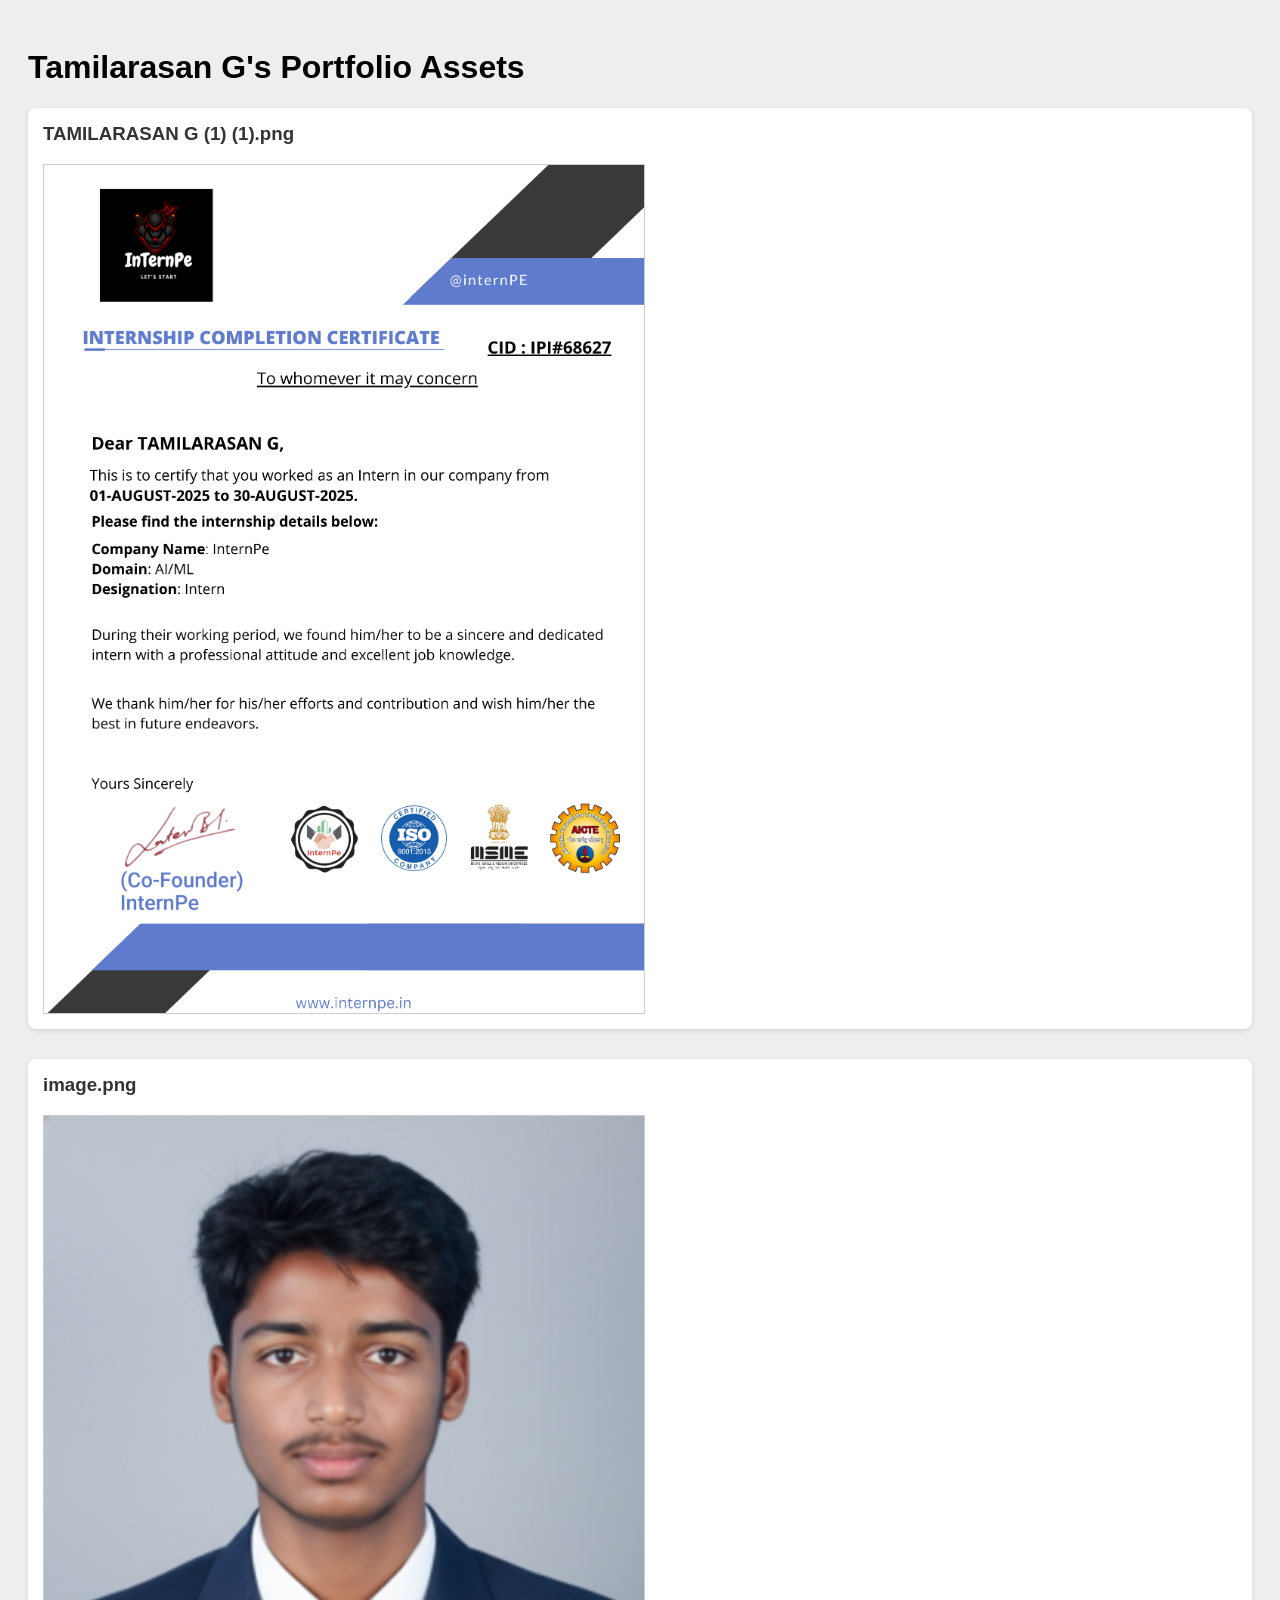
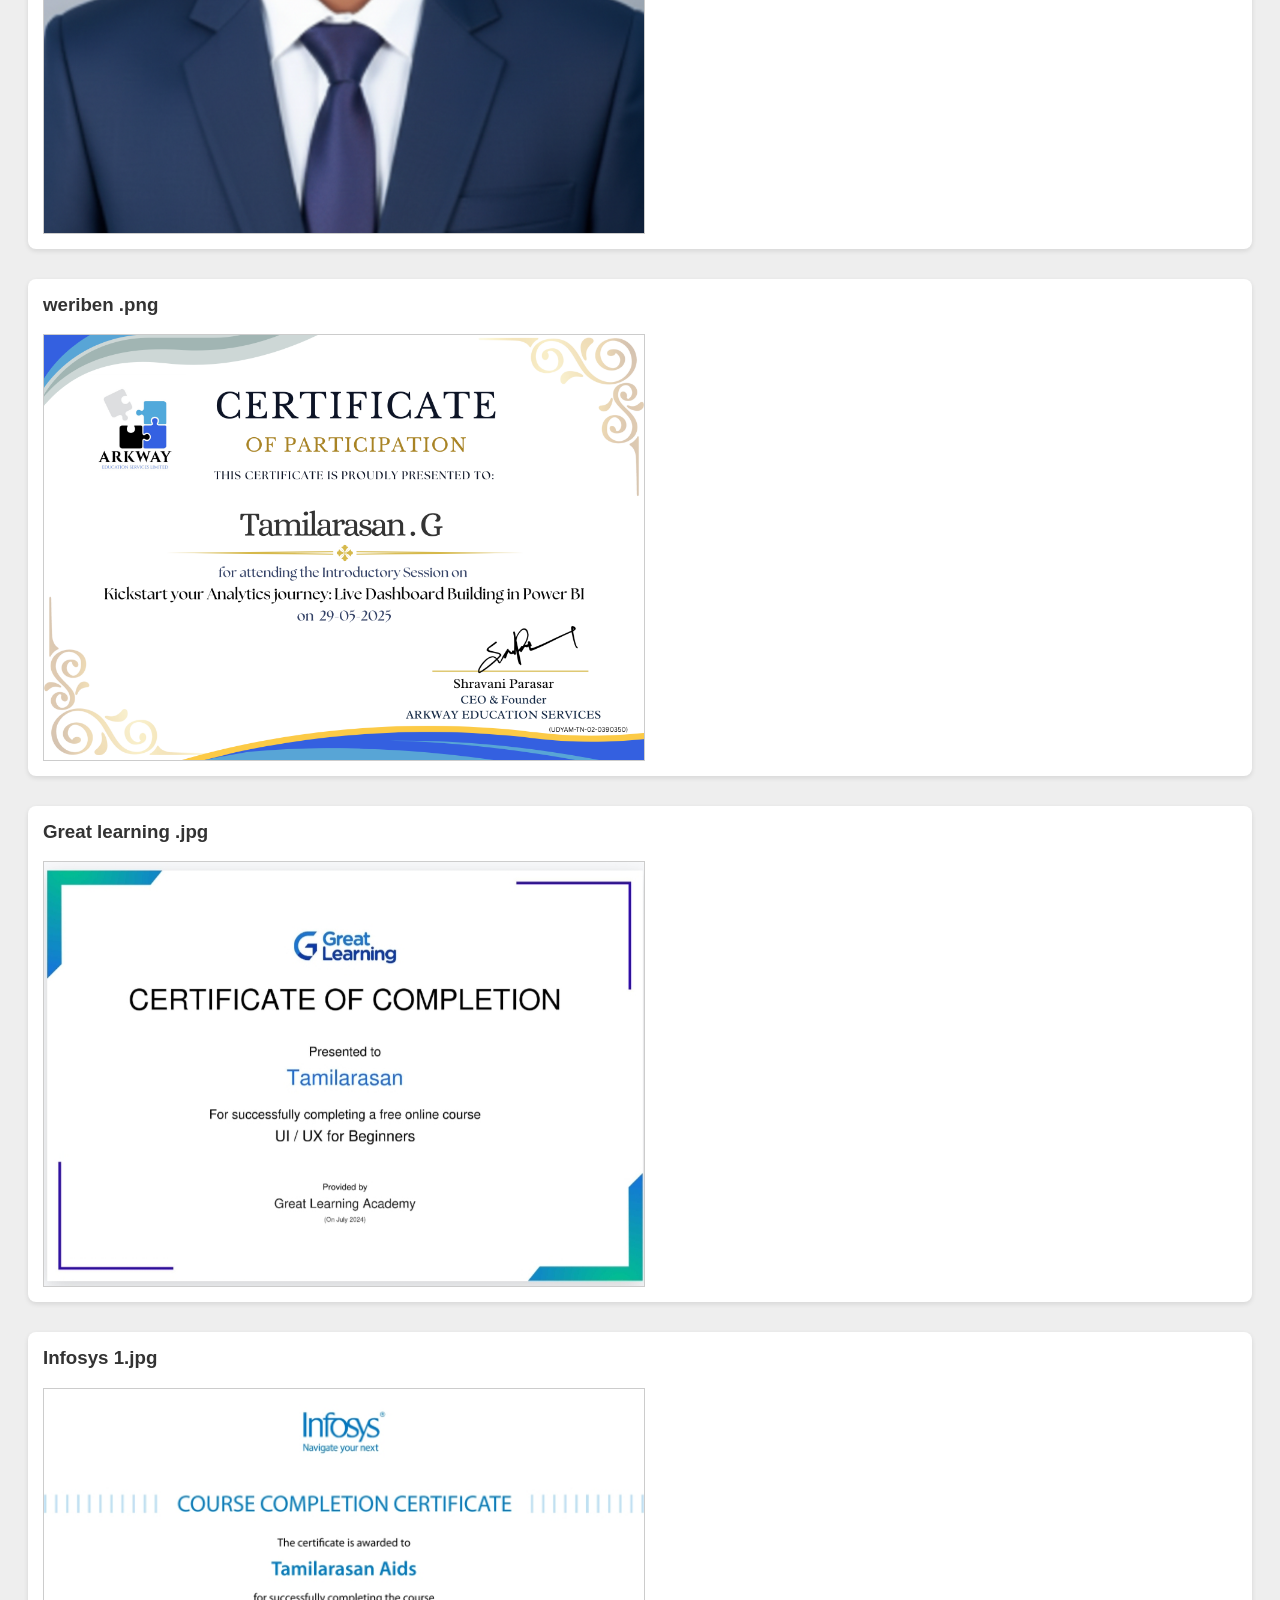
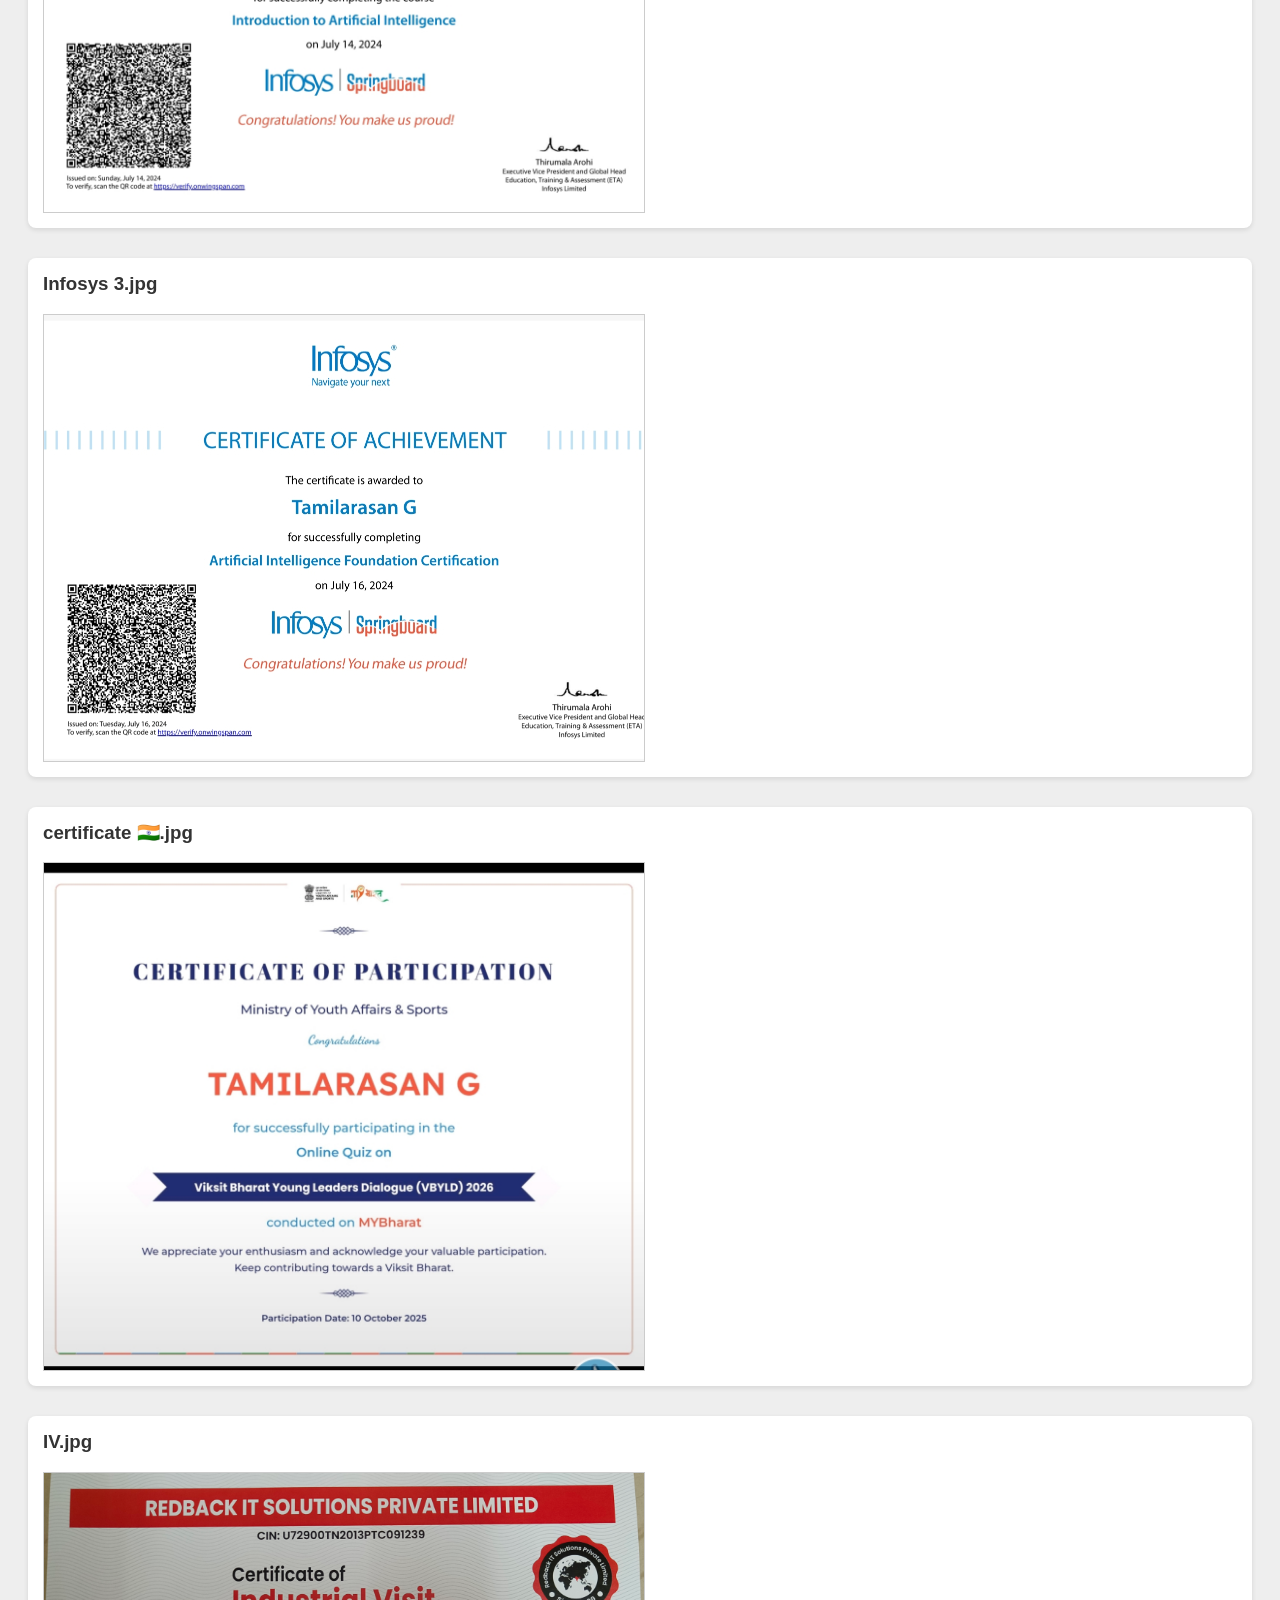
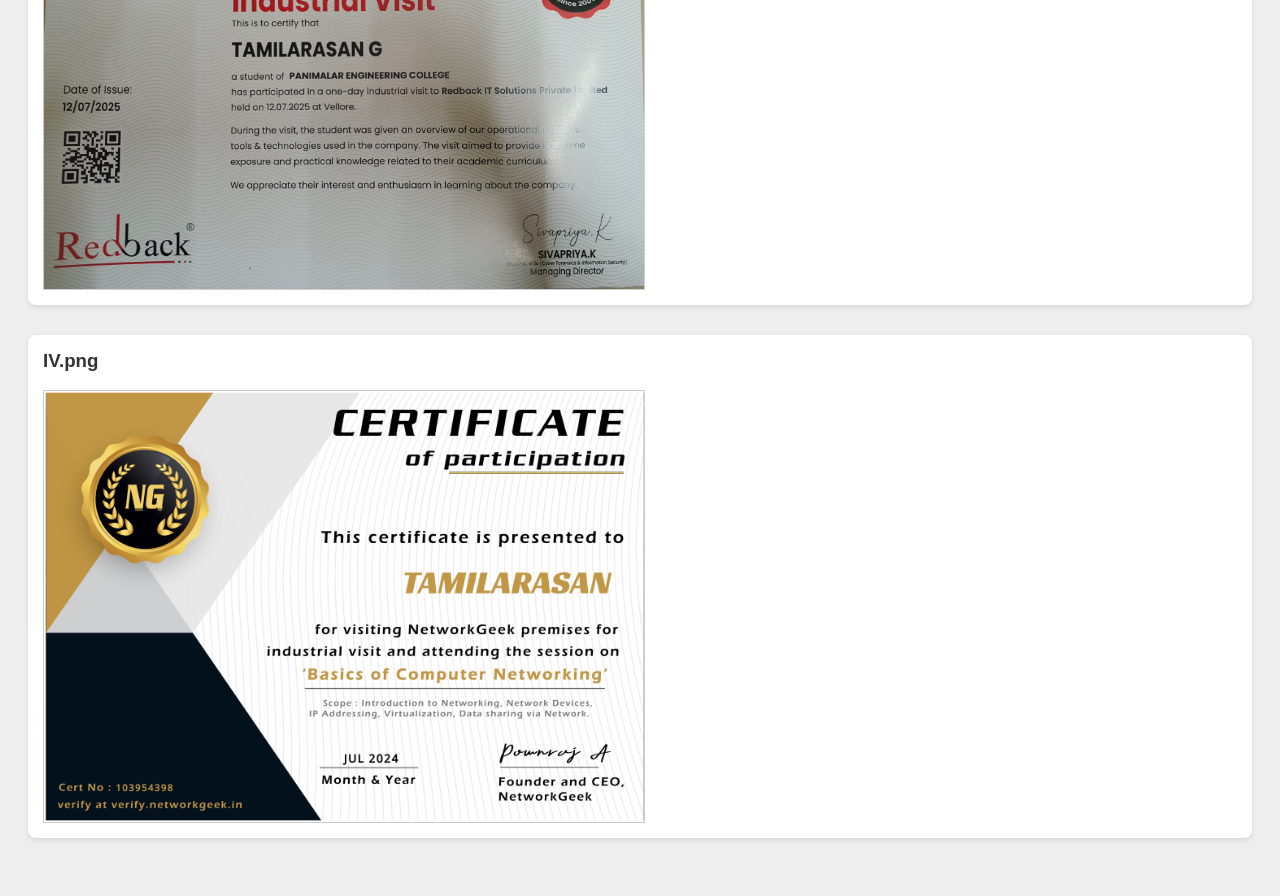
<file: temp_gallery.html>
<!DOCTYPE html>
<html>
<head>
    <title>Image Inspector</title>
    <style>
        body { font-family: sans-serif; background: #eee; padding: 20px; }
        .image-container { background: white; margin-bottom: 30px; padding: 15px; border-radius: 8px; box-shadow: 0 2px 5px rgba(0,0,0,0.1); }
        h3 { margin-top: 0; color: #333; }
        img { max-width: 600px; display: block; border: 1px solid #ccc; margin-top: 10px; }
    </style>
</head>
<body>
    <h1>Tamilarasan G's Portfolio Assets</h1>
    
    <div class="image-container">
        <h3>TAMILARASAN G (1) (1).png</h3>
        <img src="TAMILARASAN G (1) (1).png" alt="TAMILARASAN G (1) (1).png">
    </div>

    <div class="image-container">
        <h3>image.png</h3>
        <img src="image.png" alt="image.png">
    </div>

    <div class="image-container">
        <h3>weriben .png</h3>
        <img src="weriben .png" alt="weriben .png">
    </div>

    <div class="image-container">
        <h3>Great learning .jpg</h3>
        <img src="Great learning .jpg" alt="Great learning .jpg">
    </div>

    <div class="image-container">
        <h3>Infosys 1.jpg</h3>
        <img src="Infosys 1.jpg" alt="Infosys 1.jpg">
    </div>

    <div class="image-container">
        <h3>Infosys 3.jpg</h3>
        <img src="Infosys 3.jpg" alt="Infosys 3.jpg">
    </div>

    <div class="image-container">
        <h3>certificate 🇮🇳.jpg</h3>
        <img src="certificate 🇮🇳.jpg" alt="certificate 🇮🇳.jpg">
    </div>

    <div class="image-container">
        <h3>IV.jpg</h3>
        <img src="IV.jpg" alt="IV.jpg">
    </div>

    <div class="image-container">
        <h3>IV.png</h3>
        <img src="IV.png" alt="IV.png">
    </div>
</body>
</html>
</file>
<file: index.css>
/* Google Fonts Import */
@import url('https://fonts.googleapis.com/css2?family=Plus+Jakarta+Sans:wght@300;400;500;600;700;800&family=Outfit:wght@300;400;500;600;700;800;900&display=swap');

/* CSS Variables & Design Tokens */
:root {
    --font-heading: 'Outfit', sans-serif;
    --font-body: 'Plus Jakarta Sans', sans-serif;
    
    /* Light Theme (Default) */
    --primary: #1e3a8a; /* Premium Navy Blue */
    --primary-rgb: 30, 58, 138;
    --primary-hover: #1e40af;
    --accent: #2563eb; /* Cobalt Blue */
    --accent-rgb: 37, 99, 235;
    --accent-light: #eff6ff;
    --bg-primary: #ffffff;
    --bg-secondary: #f8fafc;
    --bg-tertiary: #f1f5f9;
    --text-primary: #0f172a; /* Slate 900 */
    --text-secondary: #475569; /* Slate 600 */
    --text-tertiary: #64748b; /* Slate 500 */
    --border-color: #e2e8f0;
    --card-bg: rgba(255, 255, 255, 0.85);
    --card-border: rgba(226, 232, 240, 0.8);
    --shadow-sm: 0 1px 2px 0 rgba(0, 0, 0, 0.05);
    --shadow-md: 0 4px 6px -1px rgba(0, 0, 0, 0.05), 0 2px 4px -2px rgba(0, 0, 0, 0.05);
    --shadow-lg: 0 10px 15px -3px rgba(15, 23, 42, 0.05), 0 4px 6px -4px rgba(15, 23, 42, 0.05);
    --shadow-xl: 0 20px 25px -5px rgba(15, 23, 42, 0.08), 0 8px 10px -6px rgba(15, 23, 42, 0.08);
    --navbar-bg: rgba(255, 255, 255, 0.8);
    --glass-blur: 16px;
}

[data-theme="dark"] {
    /* Dark Theme */
    --primary: #60a5fa; /* Lighter Blue */
    --primary-rgb: 96, 165, 250;
    --primary-hover: #93c5fd;
    --accent: #3b82f6;
    --accent-rgb: 59, 130, 246;
    --accent-light: #172554;
    --bg-primary: #0b0f19; /* Deep space navy/black */
    --bg-secondary: #0f172a;
    --bg-tertiary: #1e293b;
    --text-primary: #f8fafc;
    --text-secondary: #cbd5e1;
    --text-tertiary: #94a3b8;
    --border-color: #1e293b;
    --card-bg: rgba(15, 23, 42, 0.7);
    --card-border: rgba(30, 41, 59, 0.6);
    --shadow-sm: 0 1px 2px 0 rgba(0, 0, 0, 0.5);
    --shadow-md: 0 4px 6px -1px rgba(0, 0, 0, 0.3), 0 2px 4px -2px rgba(0, 0, 0, 0.3);
    --shadow-lg: 0 10px 15px -3px rgba(0, 0, 0, 0.4), 0 4px 6px -4px rgba(0, 0, 0, 0.4);
    --shadow-xl: 0 20px 25px -5px rgba(0, 0, 0, 0.5), 0 8px 10px -6px rgba(0, 0, 0, 0.5);
    --navbar-bg: rgba(11, 15, 25, 0.8);
}

/* Reset & Global Styles */
* {
    margin: 0;
    padding: 0;
    box-sizing: border-box;
    scroll-behavior: smooth;
}

body {
    font-family: var(--font-body);
    background-color: var(--bg-primary);
    color: var(--text-primary);
    transition: background-color 0.3s ease, color 0.3s ease, border-color 0.3s ease;
    overflow-x: hidden;
    line-height: 1.6;
}

a {
    text-decoration: none;
    color: inherit;
    transition: all 0.3s ease;
}

button, input, textarea {
    font-family: inherit;
}

/* Scroll Progress Bar */
.scroll-progress-container {
    position: fixed;
    top: 0;
    left: 0;
    width: 100%;
    height: 4px;
    background: transparent;
    z-index: 1000;
}

.scroll-progress-bar {
    height: 100%;
    width: 0%;
    background: linear-gradient(90deg, var(--primary) 0%, var(--accent) 100%);
    transition: width 0.1s ease-out;
}

/* Layout Utilities */
section {
    padding: 100px 24px;
    max-width: 1200px;
    margin: 0 auto;
    position: relative;
}

.container {
    width: 100%;
}

.section-header {
    text-align: center;
    margin-bottom: 60px;
}

.section-header h2 {
    font-family: var(--font-heading);
    font-size: 2.5rem;
    font-weight: 800;
    margin-bottom: 12px;
    background: linear-gradient(135deg, var(--text-primary) 30%, var(--accent) 100%);
    -webkit-background-clip: text;
    -webkit-text-fill-color: transparent;
    display: inline-block;
}

.section-header p {
    color: var(--text-tertiary);
    font-size: 1.1rem;
    max-width: 600px;
    margin: 0 auto;
}

/* Sticky Navigation Bar */
header {
    position: fixed;
    top: 24px;
    left: 50%;
    transform: translateX(-50%);
    width: calc(100% - 48px);
    max-width: 1200px;
    background-color: var(--navbar-bg);
    backdrop-filter: blur(var(--glass-blur));
    -webkit-backdrop-filter: blur(var(--glass-blur));
    border: 1px solid var(--card-border);
    border-radius: 100px;
    z-index: 999;
    padding: 12px 32px;
    display: flex;
    justify-content: space-between;
    align-items: center;
    box-shadow: var(--shadow-lg);
    transition: all 0.3s cubic-bezier(0.4, 0, 0.2, 1);
}

header.scrolled {
    top: 12px;
    padding: 8px 24px;
    box-shadow: var(--shadow-xl);
}

.logo {
    font-family: var(--font-heading);
    font-size: 1.4rem;
    font-weight: 900;
    letter-spacing: -0.5px;
    color: var(--text-primary);
    display: flex;
    align-items: center;
    gap: 8px;
}

.logo span {
    color: var(--accent);
}

.nav-links {
    display: flex;
    gap: 28px;
    list-style: none;
}

.nav-links a {
    font-weight: 500;
    font-size: 0.95rem;
    color: var(--text-secondary);
    position: relative;
    padding: 6px 0;
}

.nav-links a:hover,
.nav-links a.active {
    color: var(--text-primary);
}

.nav-links a::after {
    content: '';
    position: absolute;
    bottom: 0;
    left: 0;
    width: 0;
    height: 2px;
    background-color: var(--accent);
    transition: width 0.3s ease;
}

.nav-links a:hover::after,
.nav-links a.active::after {
    width: 100%;
}

.header-actions {
    display: flex;
    align-items: center;
    gap: 16px;
}

/* Theme Toggle */
.theme-toggle {
    background: none;
    border: 1px solid var(--border-color);
    padding: 8px;
    border-radius: 50%;
    cursor: pointer;
    display: flex;
    align-items: center;
    justify-content: center;
    color: var(--text-primary);
    background-color: var(--bg-secondary);
    transition: all 0.3s ease;
    width: 40px;
    height: 40px;
}

.theme-toggle:hover {
    background-color: var(--border-color);
    transform: rotate(15deg);
}

.theme-toggle svg {
    width: 20px;
    height: 20px;
}

.sun-icon {
    display: none;
}

[data-theme="dark"] .sun-icon {
    display: block;
}

[data-theme="dark"] .moon-icon {
    display: none;
}

/* Hamburger Menu */
.menu-btn {
    display: none;
    background: none;
    border: none;
    cursor: pointer;
    padding: 4px;
    color: var(--text-primary);
}

.menu-btn svg {
    width: 24px;
    height: 24px;
}

/* Buttons */
.btn {
    display: inline-flex;
    align-items: center;
    justify-content: center;
    gap: 10px;
    padding: 12px 28px;
    border-radius: 50px;
    font-weight: 600;
    font-size: 0.95rem;
    cursor: pointer;
    transition: all 0.3s cubic-bezier(0.4, 0, 0.2, 1);
    border: none;
}

.btn-primary {
    background-color: var(--primary);
    color: #ffffff;
}

.btn-primary:hover {
    background-color: var(--primary-hover);
    transform: translateY(-2px);
    box-shadow: 0 10px 20px -10px rgba(var(--primary-rgb), 0.6);
}

.btn-secondary {
    background-color: transparent;
    color: var(--text-primary);
    border: 1.5px solid var(--border-color);
}

.btn-secondary:hover {
    background-color: var(--bg-secondary);
    border-color: var(--text-secondary);
    transform: translateY(-2px);
}

.btn-accent {
    background-color: var(--accent);
    color: #ffffff;
}

.btn-accent:hover {
    background-color: var(--primary-hover);
    transform: translateY(-2px);
    box-shadow: 0 10px 20px -10px rgba(var(--accent-rgb), 0.6);
}

/* Hero Section */
.hero {
    min-height: 100vh;
    display: flex;
    align-items: center;
    padding-top: 150px;
}

.hero-grid {
    display: grid;
    grid-template-columns: 1.2fr 0.8fr;
    gap: 60px;
    align-items: center;
    width: 100%;
}

.hero-content {
    display: flex;
    flex-direction: column;
    gap: 20px;
}

.hero-badge {
    align-self: flex-start;
    background-color: var(--accent-light);
    color: var(--accent);
    padding: 8px 16px;
    border-radius: 50px;
    font-size: 0.85rem;
    font-weight: 700;
    letter-spacing: 0.5px;
    text-transform: uppercase;
    border: 1px solid rgba(var(--accent-rgb), 0.15);
}

.hero-content h1 {
    font-family: var(--font-heading);
    font-size: 3.8rem;
    font-weight: 900;
    line-height: 1.1;
    letter-spacing: -1px;
}

.typewriter-wrapper {
    font-size: 1.8rem;
    font-weight: 700;
    color: var(--text-secondary);
    height: 40px;
}

.typewriter-text {
    border-right: 3px solid var(--accent);
    white-space: nowrap;
    animation: blink 0.75s step-end infinite;
    color: var(--accent);
}

@keyframes blink {
    from, to { border-color: transparent }
    50% { border-color: var(--accent); }
}

.hero-desc {
    font-size: 1.1rem;
    color: var(--text-secondary);
    max-width: 600px;
}

.hero-actions {
    display: flex;
    gap: 16px;
    flex-wrap: wrap;
    margin-top: 10px;
}

.hero-image-container {
    display: flex;
    justify-content: center;
    align-items: center;
    position: relative;
}

.image-glow {
    position: absolute;
    width: 320px;
    height: 320px;
    background: radial-gradient(circle, rgba(var(--accent-rgb), 0.3) 0%, rgba(var(--primary-rgb), 0.1) 70%, transparent 100%);
    border-radius: 50%;
    filter: blur(40px);
    z-index: 1;
}

.hero-image-wrapper {
    position: relative;
    width: 340px;
    height: 340px;
    border-radius: 50%;
    padding: 8px;
    background: linear-gradient(135deg, var(--primary) 0%, var(--accent) 100%);
    box-shadow: var(--shadow-xl);
    z-index: 2;
    transition: all 0.5s ease;
}

.hero-image-wrapper:hover {
    transform: scale(1.03) rotate(2deg);
}

.profile-img {
    width: 100%;
    height: 100%;
    object-fit: cover;
    border-radius: 50%;
    background-color: var(--bg-secondary);
}

/* About Me Section */
.about-grid {
    display: grid;
    grid-template-columns: 0.8fr 1.2fr;
    gap: 60px;
    align-items: center;
}

.about-img-wrapper {
    width: 100%;
    border-radius: 24px;
    overflow: hidden;
    box-shadow: var(--shadow-xl);
    border: 1px solid var(--card-border);
    position: relative;
    aspect-ratio: 1 / 1;
}

.about-img {
    width: 100%;
    height: 100%;
    object-fit: cover;
}

.about-content {
    display: flex;
    flex-direction: column;
    gap: 20px;
}

.about-content h3 {
    font-family: var(--font-heading);
    font-size: 1.8rem;
    font-weight: 700;
}

.about-content p {
    color: var(--text-secondary);
    font-size: 1.05rem;
}

.about-stats {
    display: grid;
    grid-template-columns: repeat(3, 1fr);
    gap: 20px;
    margin-top: 20px;
}

.stat-card {
    background-color: var(--bg-secondary);
    border: 1px solid var(--border-color);
    padding: 20px;
    border-radius: 16px;
    text-align: center;
    transition: all 0.3s ease;
}

.stat-card:hover {
    background-color: var(--card-bg);
    border-color: var(--accent);
    transform: translateY(-4px);
}

.stat-num {
    font-family: var(--font-heading);
    font-size: 2.2rem;
    font-weight: 800;
    color: var(--accent);
    margin-bottom: 4px;
}

.stat-label {
    font-size: 0.85rem;
    font-weight: 600;
    color: var(--text-secondary);
}

/* Education & Experience Timeline */
.timeline {
    position: relative;
    max-width: 800px;
    margin: 0 auto;
    padding: 20px 0;
}

.timeline::before {
    content: '';
    position: absolute;
    left: 31px;
    top: 0;
    width: 2px;
    height: 100%;
    background-color: var(--border-color);
}

.timeline-item {
    position: relative;
    padding-left: 80px;
    margin-bottom: 48px;
}

.timeline-item:last-child {
    margin-bottom: 0;
}

.timeline-dot {
    position: absolute;
    left: 20px;
    top: 4px;
    width: 24px;
    height: 24px;
    border-radius: 50%;
    background-color: var(--bg-primary);
    border: 4px solid var(--accent);
    z-index: 2;
    transition: all 0.3s ease;
}

.timeline-item:hover .timeline-dot {
    background-color: var(--accent);
    transform: scale(1.2);
}

.timeline-content {
    background-color: var(--card-bg);
    border: 1px solid var(--card-border);
    padding: 24px 30px;
    border-radius: 20px;
    box-shadow: var(--shadow-md);
    transition: all 0.3s cubic-bezier(0.4, 0, 0.2, 1);
}

.timeline-content:hover {
    transform: translateY(-4px);
    border-color: var(--accent);
    box-shadow: var(--shadow-lg);
}

.timeline-date {
    display: inline-block;
    background-color: var(--accent-light);
    color: var(--accent);
    padding: 4px 12px;
    border-radius: 50px;
    font-size: 0.8rem;
    font-weight: 700;
    margin-bottom: 12px;
}

.timeline-title {
    font-family: var(--font-heading);
    font-size: 1.3rem;
    font-weight: 700;
    margin-bottom: 4px;
}

.timeline-subtitle {
    font-weight: 600;
    color: var(--text-secondary);
    font-size: 0.95rem;
    margin-bottom: 12px;
}

.timeline-desc {
    color: var(--text-tertiary);
    font-size: 0.95rem;
}

.timeline-desc ul {
    margin-top: 10px;
    padding-left: 20px;
    display: flex;
    flex-direction: column;
    gap: 6px;
}

.timeline-desc li {
    font-size: 0.9rem;
}

/* Skills Section */
.skills-grid {
    display: grid;
    grid-template-columns: repeat(auto-fit, minmax(280px, 1fr));
    gap: 30px;
}

.skill-category {
    background-color: var(--card-bg);
    border: 1px solid var(--card-border);
    border-radius: 24px;
    padding: 30px;
    box-shadow: var(--shadow-md);
    transition: all 0.3s cubic-bezier(0.4, 0, 0.2, 1);
}

.skill-category:hover {
    transform: translateY(-6px);
    border-color: var(--accent);
    box-shadow: var(--shadow-xl);
}

.skill-cat-header {
    display: flex;
    align-items: center;
    gap: 16px;
    margin-bottom: 24px;
}

.skill-cat-icon {
    width: 44px;
    height: 44px;
    border-radius: 12px;
    background-color: var(--accent-light);
    display: flex;
    align-items: center;
    justify-content: center;
    color: var(--accent);
}

.skill-cat-icon svg {
    width: 22px;
    height: 22px;
}

.skill-category h3 {
    font-family: var(--font-heading);
    font-size: 1.25rem;
    font-weight: 700;
}

.skill-list {
    display: flex;
    flex-wrap: wrap;
    gap: 10px;
}

.skill-tag {
    background-color: var(--bg-secondary);
    border: 1px solid var(--border-color);
    padding: 8px 16px;
    border-radius: 50px;
    font-size: 0.85rem;
    font-weight: 600;
    transition: all 0.3s ease;
    display: flex;
    align-items: center;
    gap: 8px;
}

.skill-tag:hover {
    background-color: var(--accent-light);
    border-color: var(--accent);
    color: var(--accent);
    transform: scale(1.05);
}

/* Projects Section */
.projects-grid {
    display: grid;
    grid-template-columns: repeat(auto-fit, minmax(360px, 1fr));
    gap: 40px;
}

.project-card {
    background-color: var(--card-bg);
    border: 1px solid var(--card-border);
    border-radius: 24px;
    overflow: hidden;
    box-shadow: var(--shadow-lg);
    display: flex;
    flex-direction: column;
    height: 100%;
    transition: all 0.4s cubic-bezier(0.4, 0, 0.2, 1);
}

.project-card:hover {
    transform: translateY(-8px);
    border-color: var(--accent);
    box-shadow: var(--shadow-xl);
}

.project-img-wrapper {
    position: relative;
    height: 220px;
    overflow: hidden;
    background: linear-gradient(135deg, var(--bg-secondary) 0%, var(--bg-tertiary) 100%);
    display: flex;
    align-items: center;
    justify-content: center;
}

.project-img-placeholder {
    display: flex;
    flex-direction: column;
    align-items: center;
    gap: 12px;
    color: var(--text-tertiary);
}

.project-img-placeholder svg {
    width: 48px;
    height: 48px;
}

.project-img-placeholder span {
    font-size: 0.85rem;
    font-weight: 600;
    letter-spacing: 0.5px;
    text-transform: uppercase;
}

.project-card:hover .project-img-wrapper::after {
    content: '';
    position: absolute;
    top: 0;
    left: 0;
    width: 100%;
    height: 100%;
    background-color: rgba(var(--primary-rgb), 0.1);
}

.project-body {
    padding: 30px;
    display: flex;
    flex-direction: column;
    gap: 16px;
    flex-grow: 1;
}

.project-title {
    font-family: var(--font-heading);
    font-size: 1.4rem;
    font-weight: 700;
}

.project-desc {
    color: var(--text-secondary);
    font-size: 0.95rem;
    line-height: 1.6;
}

.project-features {
    display: flex;
    flex-direction: column;
    gap: 6px;
}

.project-feature-item {
    font-size: 0.88rem;
    color: var(--text-tertiary);
    display: flex;
    align-items: center;
    gap: 8px;
}

.project-feature-item svg {
    width: 16px;
    height: 16px;
    color: var(--accent);
    flex-shrink: 0;
}

.project-tech {
    display: flex;
    flex-wrap: wrap;
    gap: 8px;
    margin-top: 8px;
}

.project-tech-badge {
    background-color: var(--bg-secondary);
    border: 1px solid var(--border-color);
    padding: 4px 10px;
    border-radius: 4px;
    font-size: 0.78rem;
    font-weight: 700;
    color: var(--text-secondary);
}

.project-actions {
    display: flex;
    gap: 12px;
    margin-top: auto;
    padding: 0 30px 30px 30px;
}

.project-actions .btn {
    flex: 1;
    padding: 10px 16px;
    font-size: 0.88rem;
}

/* Certifications Gallery */
.gallery-filter {
    display: flex;
    justify-content: center;
    gap: 12px;
    margin-bottom: 40px;
    flex-wrap: wrap;
}

.filter-btn {
    background-color: var(--bg-secondary);
    border: 1px solid var(--border-color);
    color: var(--text-secondary);
    padding: 10px 24px;
    border-radius: 50px;
    font-weight: 600;
    font-size: 0.9rem;
    cursor: pointer;
    transition: all 0.3s ease;
}

.filter-btn.active,
.filter-btn:hover {
    background-color: var(--primary);
    color: #ffffff;
    border-color: var(--primary);
    box-shadow: 0 8px 16px -8px rgba(var(--primary-rgb), 0.4);
}

.cert-grid {
    display: grid;
    grid-template-columns: repeat(auto-fill, minmax(280px, 1fr));
    gap: 30px;
    transition: all 0.4s ease;
}

.cert-card {
    background-color: var(--card-bg);
    border: 1px solid var(--card-border);
    border-radius: 20px;
    overflow: hidden;
    box-shadow: var(--shadow-md);
    display: flex;
    flex-direction: column;
    height: 100%;
    transition: all 0.4s cubic-bezier(0.4, 0, 0.2, 1);
}

.cert-card:hover {
    transform: translateY(-6px);
    border-color: var(--accent);
    box-shadow: var(--shadow-xl);
}

.cert-thumbnail-wrapper {
    position: relative;
    height: 180px;
    background-color: var(--bg-secondary);
    overflow: hidden;
    cursor: pointer;
    display: flex;
    align-items: center;
    justify-content: center;
}

.cert-thumbnail {
    width: 100%;
    height: 100%;
    object-fit: cover;
    transition: transform 0.5s ease;
}

.cert-card:hover .cert-thumbnail {
    transform: scale(1.05);
}

.cert-icon-fallback {
    display: flex;
    flex-direction: column;
    align-items: center;
    gap: 12px;
    color: var(--text-tertiary);
}

.cert-icon-fallback svg {
    width: 48px;
    height: 48px;
    color: var(--accent);
}

.cert-hover-overlay {
    position: absolute;
    top: 0;
    left: 0;
    width: 100%;
    height: 100%;
    background-color: rgba(var(--primary-rgb), 0.6);
    backdrop-filter: blur(4px);
    display: flex;
    align-items: center;
    justify-content: center;
    opacity: 0;
    transition: opacity 0.3s ease;
}

.cert-thumbnail-wrapper:hover .cert-hover-overlay {
    opacity: 1;
}

.cert-view-btn {
    background-color: #ffffff;
    color: var(--text-primary);
    width: 44px;
    height: 44px;
    border-radius: 50%;
    display: flex;
    align-items: center;
    justify-content: center;
    font-weight: 700;
    box-shadow: var(--shadow-lg);
    transform: translateY(10px);
    transition: all 0.3s ease;
}

.cert-thumbnail-wrapper:hover .cert-view-btn {
    transform: translateY(0);
}

.cert-body {
    padding: 20px;
    display: flex;
    flex-direction: column;
    gap: 8px;
    flex-grow: 1;
}

.cert-title {
    font-family: var(--font-heading);
    font-size: 1.05rem;
    font-weight: 700;
    line-height: 1.4;
}

.cert-issuer {
    font-size: 0.85rem;
    font-weight: 600;
    color: var(--text-secondary);
    display: flex;
    align-items: center;
    gap: 6px;
}

.cert-issuer svg {
    width: 14px;
    height: 14px;
    color: var(--accent);
}

.cert-date {
    font-size: 0.8rem;
    color: var(--text-tertiary);
    margin-top: auto;
}

.cert-actions {
    display: flex;
    border-top: 1px solid var(--border-color);
    padding: 12px 20px;
    gap: 12px;
}

.cert-actions a,
.cert-actions button {
    flex: 1;
    background: none;
    border: none;
    cursor: pointer;
    font-size: 0.8rem;
    font-weight: 700;
    color: var(--text-secondary);
    display: flex;
    align-items: center;
    justify-content: center;
    gap: 6px;
    padding: 6px;
    border-radius: 6px;
    transition: all 0.2s ease;
}

.cert-actions a:hover,
.cert-actions button:hover {
    color: var(--accent);
    background-color: var(--bg-secondary);
}

/* Lightbox Modal */
.modal {
    position: fixed;
    top: 0;
    left: 0;
    width: 100vw;
    height: 100vh;
    background-color: rgba(15, 23, 42, 0.95);
    backdrop-filter: blur(10px);
    z-index: 1100;
    display: none;
    align-items: center;
    justify-content: center;
    padding: 40px;
    opacity: 0;
    transition: opacity 0.3s ease;
}

.modal.active {
    display: flex;
    opacity: 1;
}

.modal-close {
    position: absolute;
    top: 24px;
    right: 24px;
    background: none;
    border: none;
    color: #ffffff;
    cursor: pointer;
    padding: 8px;
    transition: transform 0.3s ease;
}

.modal-close:hover {
    transform: rotate(90deg);
}

.modal-close svg {
    width: 32px;
    height: 32px;
}

.modal-content-wrapper {
    position: relative;
    max-width: 90%;
    max-height: 85%;
    display: flex;
    flex-direction: column;
    align-items: center;
    gap: 20px;
}

.modal-image {
    max-width: 100%;
    max-height: calc(100vh - 200px);
    object-fit: contain;
    border-radius: 8px;
    box-shadow: 0 25px 50px -12px rgba(0,0,0,0.8);
}

.modal-pdf-fallback {
    width: 80vw;
    height: 75vh;
    border-radius: 12px;
    background-color: var(--bg-secondary);
    border: none;
    box-shadow: 0 25px 50px -12px rgba(0,0,0,0.8);
}

.modal-caption {
    color: #ffffff;
    font-size: 1.1rem;
    font-weight: 600;
    text-align: center;
    font-family: var(--font-heading);
}

/* Contact Section */
.contact-grid {
    display: grid;
    grid-template-columns: 0.9fr 1.1fr;
    gap: 60px;
    align-items: start;
}

.contact-info {
    display: flex;
    flex-direction: column;
    gap: 30px;
}

.contact-info h3 {
    font-family: var(--font-heading);
    font-size: 1.8rem;
    font-weight: 700;
}

.contact-info-list {
    display: flex;
    flex-direction: column;
    gap: 24px;
}

.contact-info-item {
    display: flex;
    align-items: flex-start;
    gap: 16px;
}

.contact-icon {
    width: 48px;
    height: 48px;
    border-radius: 12px;
    background-color: var(--accent-light);
    display: flex;
    align-items: center;
    justify-content: center;
    color: var(--accent);
    flex-shrink: 0;
}

.contact-icon svg {
    width: 22px;
    height: 22px;
}

.contact-details h4 {
    font-family: var(--font-heading);
    font-size: 1rem;
    font-weight: 700;
    margin-bottom: 4px;
}

.contact-details p {
    color: var(--text-secondary);
    font-size: 0.95rem;
}

.contact-socials {
    display: flex;
    gap: 16px;
    margin-top: 10px;
}

.social-btn {
    width: 44px;
    height: 44px;
    border-radius: 50%;
    border: 1px solid var(--border-color);
    background-color: var(--bg-secondary);
    display: flex;
    align-items: center;
    justify-content: center;
    color: var(--text-secondary);
    transition: all 0.3s ease;
}

.social-btn:hover {
    background-color: var(--primary);
    color: #ffffff;
    border-color: var(--primary);
    transform: translateY(-3px);
}

.social-btn svg {
    width: 20px;
    height: 20px;
}

/* Contact Form */
.contact-form-wrapper {
    background-color: var(--card-bg);
    border: 1px solid var(--card-border);
    padding: 40px;
    border-radius: 24px;
    box-shadow: var(--shadow-lg);
}

.contact-form {
    display: flex;
    flex-direction: column;
    gap: 20px;
}

.form-group-grid {
    display: grid;
    grid-template-columns: repeat(2, 1fr);
    gap: 20px;
}

.form-group {
    display: flex;
    flex-direction: column;
    gap: 8px;
}

.form-group label {
    font-size: 0.88rem;
    font-weight: 600;
    color: var(--text-secondary);
}

.form-group input,
.form-group textarea {
    background-color: var(--bg-secondary);
    border: 1px solid var(--border-color);
    border-radius: 12px;
    padding: 12px 16px;
    font-size: 0.95rem;
    color: var(--text-primary);
    outline: none;
    transition: all 0.3s ease;
}

.form-group input:focus,
.form-group textarea:focus {
    border-color: var(--accent);
    background-color: var(--bg-primary);
    box-shadow: 0 0 0 4px rgba(var(--accent-rgb), 0.1);
}

.form-group textarea {
    resize: vertical;
    min-height: 140px;
}

/* Form Submit Feedback */
.form-status {
    padding: 12px 16px;
    border-radius: 8px;
    font-size: 0.9rem;
    font-weight: 600;
    display: none;
}

.form-status.success {
    display: block;
    background-color: #d1fae5;
    color: #065f46;
    border: 1px solid #a7f3d0;
}

.form-status.error {
    display: block;
    background-color: #fee2e2;
    color: #991b1b;
    border: 1px solid #fca5a5;
}

/* Footer Section */
footer {
    border-top: 1px solid var(--border-color);
    background-color: var(--bg-secondary);
    padding: 60px 24px;
}

.footer-container {
    max-width: 1200px;
    margin: 0 auto;
    display: flex;
    justify-content: space-between;
    align-items: center;
}

.footer-left {
    display: flex;
    flex-direction: column;
    gap: 8px;
}

.footer-logo {
    font-family: var(--font-heading);
    font-size: 1.25rem;
    font-weight: 800;
}

.footer-logo span {
    color: var(--accent);
}

.footer-copy {
    font-size: 0.85rem;
    color: var(--text-tertiary);
}

.footer-right {
    display: flex;
    align-items: center;
    gap: 30px;
}

/* Back to Top Button */
.back-to-top {
    position: fixed;
    bottom: 30px;
    right: 30px;
    width: 46px;
    height: 46px;
    border-radius: 50%;
    background-color: var(--primary);
    color: #ffffff;
    border: none;
    cursor: pointer;
    display: flex;
    align-items: center;
    justify-content: center;
    box-shadow: var(--shadow-lg);
    opacity: 0;
    visibility: hidden;
    transform: translateY(10px);
    transition: all 0.3s ease;
    z-index: 998;
}

.back-to-top.show {
    opacity: 1;
    visibility: visible;
    transform: translateY(0);
}

.back-to-top:hover {
    background-color: var(--primary-hover);
    transform: translateY(-3px);
}

.back-to-top svg {
    width: 22px;
    height: 22px;
}

/* Preloader */
.preloader {
    position: fixed;
    top: 0;
    left: 0;
    width: 100vw;
    height: 100vh;
    background-color: var(--bg-primary);
    z-index: 2000;
    display: flex;
    flex-direction: column;
    align-items: center;
    justify-content: center;
    gap: 20px;
    transition: opacity 0.5s ease, visibility 0.5s ease;
}

.preloader.fade-out {
    opacity: 0;
    visibility: hidden;
}

.spinner {
    width: 50px;
    height: 50px;
    border: 3px solid var(--border-color);
    border-top: 3px solid var(--accent);
    border-radius: 50%;
    animation: spin 1s linear infinite;
}

.preloader h2 {
    font-family: var(--font-heading);
    font-size: 1.5rem;
    font-weight: 800;
    color: var(--text-primary);
}

@keyframes spin {
    0% { transform: rotate(0deg); }
    100% { transform: rotate(360deg); }
}

/* Fade-in Scroll Animations via Intersection Observer */
.reveal {
    opacity: 0;
    transform: translateY(30px);
    transition: opacity 0.8s ease, transform 0.8s ease;
}

.reveal.active {
    opacity: 1;
    transform: translateY(0);
}

/* Responsive Breakpoints */
@media (max-width: 1024px) {
    .hero-grid {
        grid-template-columns: 1.1fr 0.9fr;
        gap: 40px;
    }
    
    .hero-content h1 {
        font-size: 3.2rem;
    }
}

@media (max-width: 768px) {
    section {
        padding: 80px 20px;
    }
    
    header {
        padding: 12px 24px;
    }
    
    .logo {
        font-size: 1.25rem;
    }
    
    .nav-links {
        position: fixed;
        top: 90px;
        left: 20px;
        width: calc(100% - 40px);
        background-color: var(--card-bg);
        border: 1px solid var(--card-border);
        backdrop-filter: blur(var(--glass-blur));
        -webkit-backdrop-filter: blur(var(--glass-blur));
        border-radius: 20px;
        flex-direction: column;
        padding: 30px;
        gap: 20px;
        text-align: center;
        box-shadow: var(--shadow-xl);
        transform: translateY(-20px);
        opacity: 0;
        visibility: hidden;
        transition: all 0.3s ease;
    }
    
    .nav-links.active {
        transform: translateY(0);
        opacity: 1;
        visibility: visible;
    }
    
    .menu-btn {
        display: block;
    }
    
    .hero {
        padding-top: 130px;
    }
    
    .hero-grid {
        grid-template-columns: 1fr;
        gap: 50px;
        text-align: center;
    }
    
    .hero-badge {
        align-self: center;
    }
    
    .hero-content {
        align-items: center;
    }
    
    .hero-desc {
        margin: 0 auto;
    }
    
    .hero-actions {
        justify-content: center;
    }
    
    .about-grid {
        grid-template-columns: 1fr;
        gap: 40px;
    }
    
    .about-img-wrapper {
        max-width: 400px;
        margin: 0 auto;
    }
    
    .about-stats {
        grid-template-columns: 1fr;
        gap: 15px;
        max-width: 400px;
        margin: 20px auto 0 auto;
    }
    
    .contact-grid {
        grid-template-columns: 1fr;
        gap: 50px;
    }
    
    .form-group-grid {
        grid-template-columns: 1fr;
        gap: 20px;
    }
    
    .footer-container {
        flex-direction: column;
        gap: 24px;
        text-align: center;
    }
    
    .footer-right {
        flex-direction: column;
        gap: 16px;
    }
    
    .timeline::before {
        left: 21px;
    }
    
    .timeline-item {
        padding-left: 50px;
    }
    
    .timeline-dot {
        left: 10px;
    }
    
    .modal {
        padding: 20px;
    }
    
    .modal-pdf-fallback {
        width: 90vw;
        height: 65vh;
    }
}

@media (max-width: 480px) {
    .hero-content h1 {
        font-size: 2.5rem;
    }
    
    .typewriter-wrapper {
        font-size: 1.3rem;
    }
    
    .hero-image-wrapper {
        width: 260px;
        height: 260px;
    }
    
    .image-glow {
        width: 240px;
        height: 240px;
    }
    
    .contact-form-wrapper {
        padding: 24px;
    }
}

/* ===== DIGITAL RESUME SECTION ===== */
.digital-resume-section {
    padding: 100px 0;
    background: var(--bg-secondary);
}

.resume-wrapper {
    display: flex;
    flex-direction: column;
    gap: 28px;
}

/* Header Card */
.resume-header-card {
    display: flex;
    align-items: center;
    gap: 28px;
    background: var(--card-bg);
    border: 1px solid var(--card-border);
    border-radius: 20px;
    padding: 32px 36px;
    box-shadow: var(--shadow-xl);
    backdrop-filter: blur(var(--glass-blur));
    flex-wrap: wrap;
}

.resume-avatar {
    flex-shrink: 0;
}

.resume-avatar-img {
    width: 90px;
    height: 90px;
    border-radius: 50%;
    object-fit: cover;
    border: 3px solid var(--accent);
    box-shadow: 0 0 0 6px rgba(var(--accent-rgb), 0.12);
}

.resume-header-info {
    flex: 1;
    min-width: 200px;
}

.resume-name {
    font-family: var(--font-heading);
    font-size: 2rem;
    font-weight: 800;
    color: var(--text-primary);
    margin-bottom: 4px;
    background: linear-gradient(135deg, var(--primary), var(--accent));
    -webkit-background-clip: text;
    -webkit-text-fill-color: transparent;
    background-clip: text;
}

.resume-title {
    font-size: 1rem;
    color: var(--text-secondary);
    margin-bottom: 12px;
}

.resume-meta-tags {
    display: flex;
    flex-wrap: wrap;
    gap: 8px;
}

.resume-meta-tag {
    display: inline-block;
    padding: 5px 12px;
    background: var(--accent-light);
    color: var(--accent);
    border-radius: 20px;
    font-size: 0.8rem;
    font-weight: 500;
}

.resume-dl-btn {
    display: inline-flex;
    align-items: center;
    white-space: nowrap;
    border-radius: 12px;
    padding: 12px 22px;
    font-size: 0.9rem;
}

/* Body Grid */
.resume-body-grid {
    display: grid;
    grid-template-columns: 1fr 1fr;
    gap: 24px;
}

.resume-col {
    display: flex;
    flex-direction: column;
    gap: 20px;
}

/* Resume Cards */
.resume-card {
    background: var(--card-bg);
    border: 1px solid var(--card-border);
    border-radius: 16px;
    padding: 26px 28px;
    box-shadow: var(--shadow-md);
    backdrop-filter: blur(var(--glass-blur));
    transition: transform 0.3s ease, box-shadow 0.3s ease;
}

.resume-card:hover {
    transform: translateY(-4px);
    box-shadow: var(--shadow-xl);
}

.resume-card-header {
    display: flex;
    align-items: center;
    gap: 12px;
    margin-bottom: 18px;
    padding-bottom: 14px;
    border-bottom: 1px solid var(--border-color);
}

.resume-card-icon {
    width: 38px;
    height: 38px;
    background: linear-gradient(135deg, var(--primary), var(--accent));
    border-radius: 10px;
    display: flex;
    align-items: center;
    justify-content: center;
    flex-shrink: 0;
}

.resume-card-icon svg {
    width: 20px;
    height: 20px;
    color: #fff;
}

.resume-card-header h3 {
    font-family: var(--font-heading);
    font-size: 1.1rem;
    font-weight: 700;
    color: var(--text-primary);
    margin: 0;
}

.resume-card-text {
    font-size: 0.92rem;
    line-height: 1.75;
    color: var(--text-secondary);
    margin: 0;
}

/* Timeline inside cards */
.resume-timeline {
    display: flex;
    flex-direction: column;
    gap: 0;
    position: relative;
    padding-left: 20px;
}

.resume-timeline::before {
    content: '';
    position: absolute;
    left: 6px;
    top: 8px;
    bottom: 8px;
    width: 2px;
    background: linear-gradient(to bottom, var(--accent), transparent);
    border-radius: 2px;
}

.resume-tl-item {
    display: flex;
    gap: 16px;
    padding: 10px 0;
    position: relative;
}

.resume-tl-dot {
    position: absolute;
    left: -20px;
    top: 14px;
    width: 12px;
    height: 12px;
    border-radius: 50%;
    background: var(--accent);
    border: 2px solid var(--bg-secondary);
    box-shadow: 0 0 0 3px rgba(var(--accent-rgb), 0.2);
    flex-shrink: 0;
}

.resume-tl-body {
    flex: 1;
}

.resume-tl-date {
    display: inline-block;
    font-size: 0.75rem;
    font-weight: 600;
    color: var(--accent);
    background: var(--accent-light);
    padding: 2px 10px;
    border-radius: 20px;
    margin-bottom: 6px;
}

.resume-tl-body h4 {
    font-family: var(--font-heading);
    font-size: 0.95rem;
    font-weight: 700;
    color: var(--text-primary);
    margin: 0 0 4px;
}

.resume-tl-body p {
    font-size: 0.85rem;
    color: var(--text-secondary);
    line-height: 1.6;
    margin: 0;
}

/* Skills inside resume card */
.resume-skills-group {
    margin-bottom: 14px;
}

.resume-skills-group:last-child {
    margin-bottom: 0;
}

.resume-skill-label {
    font-size: 0.75rem;
    font-weight: 700;
    text-transform: uppercase;
    letter-spacing: 0.08em;
    color: var(--text-tertiary);
    margin-bottom: 8px;
}

.resume-skill-tags {
    display: flex;
    flex-wrap: wrap;
    gap: 6px;
}

.resume-skill-pill {
    padding: 4px 12px;
    background: linear-gradient(135deg, rgba(var(--primary-rgb), 0.08), rgba(var(--accent-rgb), 0.08));
    color: var(--primary);
    border: 1px solid rgba(var(--accent-rgb), 0.2);
    border-radius: 20px;
    font-size: 0.8rem;
    font-weight: 500;
    transition: all 0.2s ease;
}

.resume-skill-pill:hover {
    background: var(--accent);
    color: #fff;
    border-color: var(--accent);
    transform: translateY(-1px);
}

/* Project tech tags in resume */
.resume-proj-tech {
    display: flex;
    flex-wrap: wrap;
    gap: 5px;
    margin-top: 8px;
}

.resume-proj-tech span {
    padding: 2px 8px;
    background: rgba(var(--accent-rgb), 0.1);
    color: var(--accent);
    border-radius: 4px;
    font-size: 0.72rem;
    font-weight: 600;
}

/* Achievement list */
.resume-achievement-list {
    list-style: none;
    padding: 0;
    margin: 0;
    display: flex;
    flex-direction: column;
    gap: 10px;
}

.resume-achievement-list li {
    font-size: 0.88rem;
    color: var(--text-secondary);
    padding: 8px 12px;
    background: var(--bg-secondary);
    border-left: 3px solid var(--accent);
    border-radius: 0 8px 8px 0;
    line-height: 1.5;
    transition: background 0.2s, transform 0.2s;
}

.resume-achievement-list li:hover {
    background: var(--accent-light);
    transform: translateX(4px);
}

/* CTA Row */
.resume-cta-row {
    display: flex;
    align-items: center;
    justify-content: center;
    gap: 16px;
    flex-wrap: wrap;
    padding: 8px 0;
}

.resume-cta-row .btn {
    display: inline-flex;
    align-items: center;
    border-radius: 12px;
    padding: 13px 28px;
    font-size: 0.95rem;
}

/* Responsive */
@media (max-width: 900px) {
    .resume-body-grid {
        grid-template-columns: 1fr;
    }

    .resume-header-card {
        flex-direction: column;
        text-align: center;
    }

    .resume-meta-tags {
        justify-content: center;
    }

    .resume-dl-btn {
        width: 100%;
        justify-content: center;
    }
}

@media (max-width: 600px) {
    .resume-header-card {
        padding: 24px 20px;
    }

    .resume-card {
        padding: 20px;
    }

    .resume-name {
        font-size: 1.5rem;
    }
}
</file>
